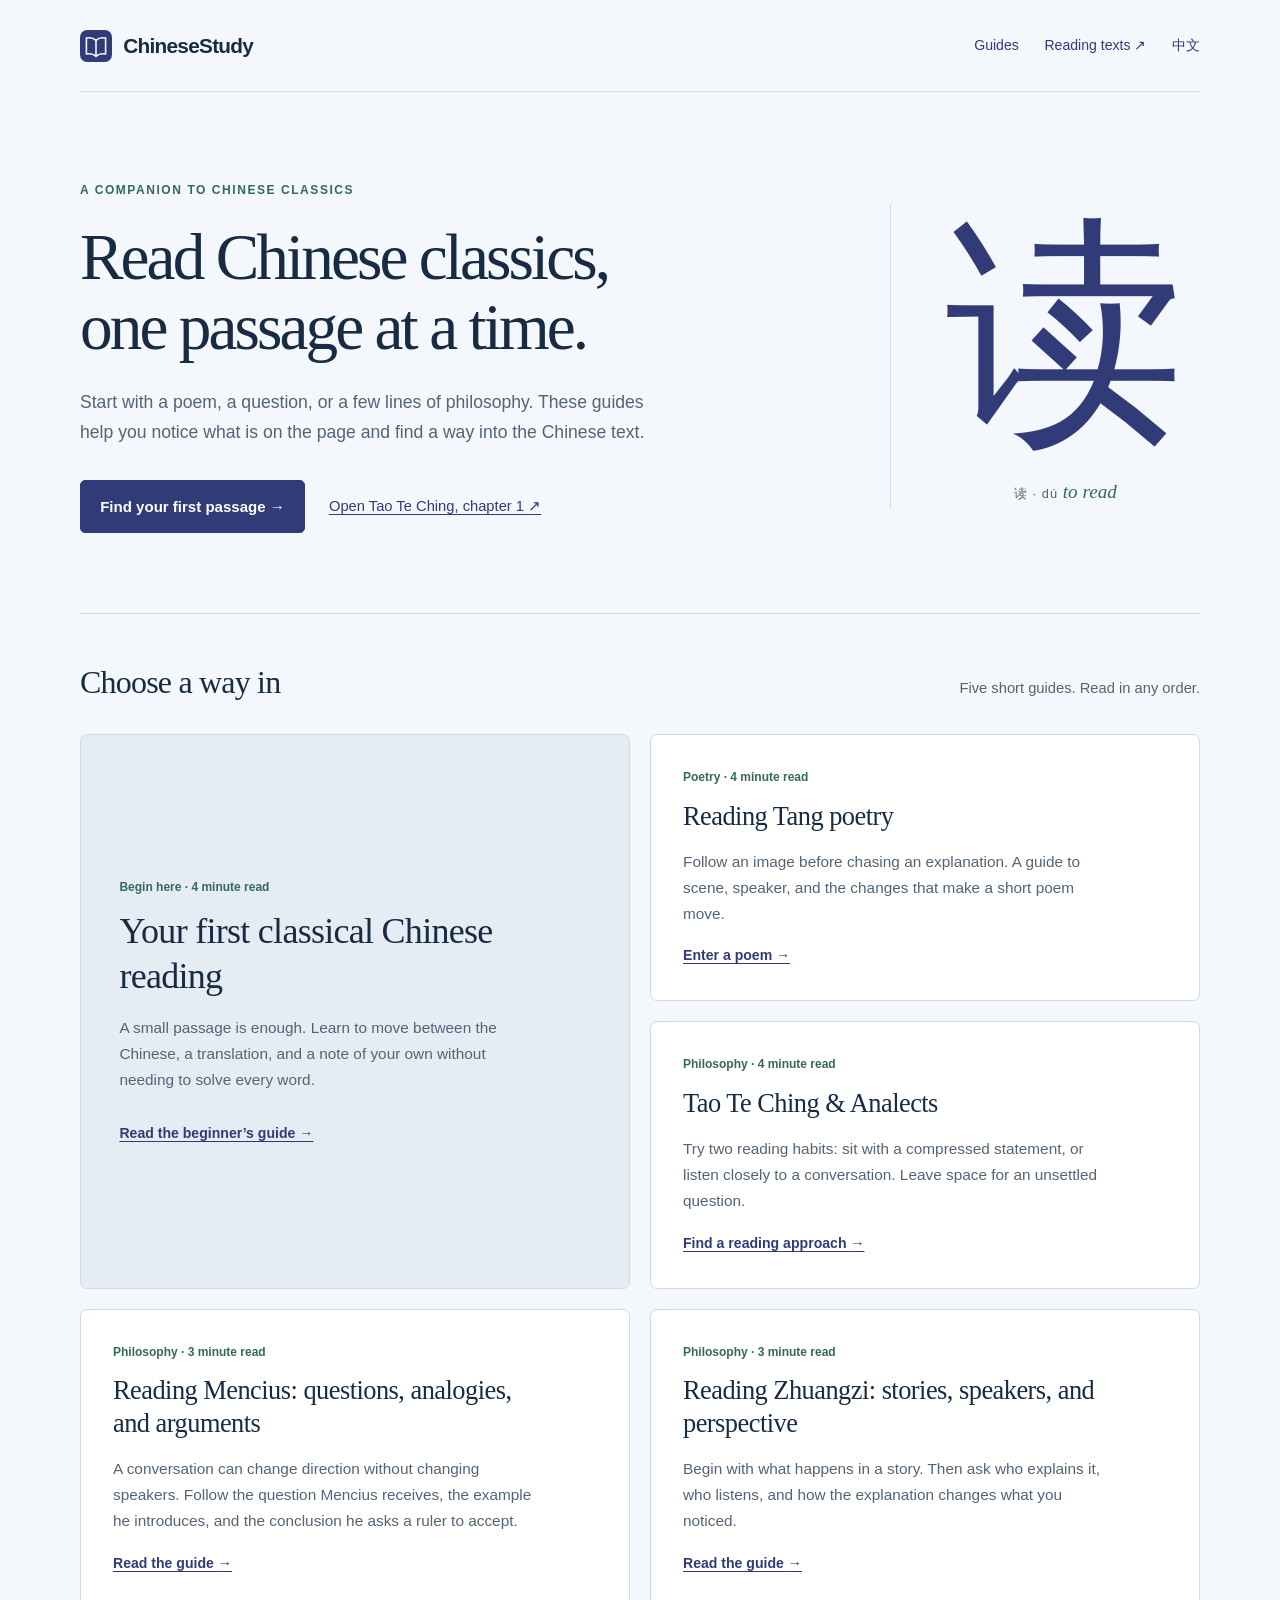
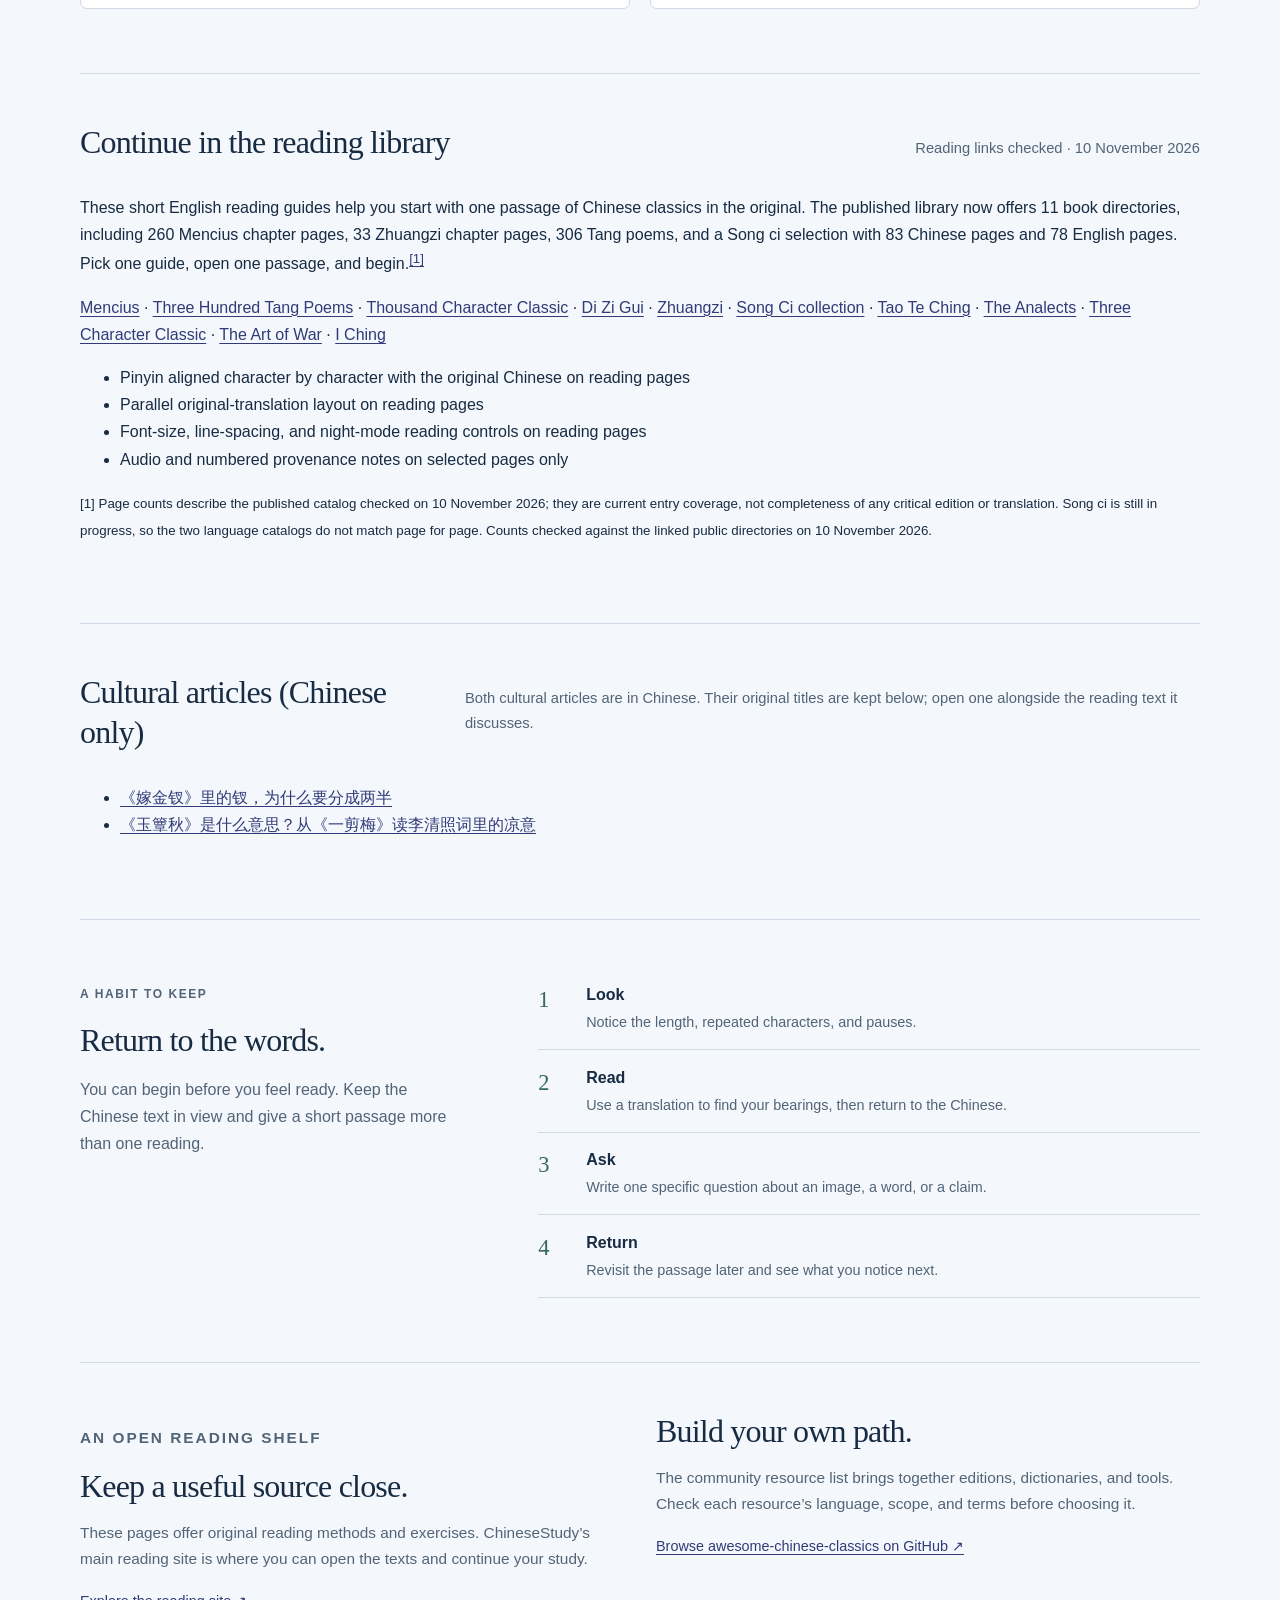
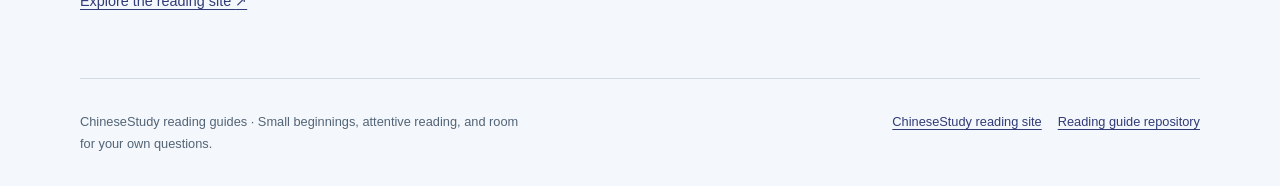
<file: index.html>
<!doctype html>
<html lang="en"><head><meta charset="utf-8"><meta name="viewport" content="width=device-width, initial-scale=1">
<title>ChineseStudy reading guides | Begin with Chinese classics</title><meta name="description" content="Read Chinese classics with original guides to Tang poetry, the Tao Te Ching, the Analects, Mencius, and Zhuangzi. Find passages with pinyin and translation.">
<link rel="canonical" href="https://chinesestudyorg.github.io/"><link rel="alternate" hreflang="en" href="https://chinesestudyorg.github.io/"><link rel="alternate" hreflang="zh-Hans" href="https://chinesestudyorg.github.io/zh/"><link rel="alternate" hreflang="x-default" href="https://chinesestudyorg.github.io/">
<meta property="og:type" content="website"><meta property="og:title" content="ChineseStudy reading guides | Begin with Chinese classics"><meta property="og:description" content="Read Chinese classics with original guides to Tang poetry, the Tao Te Ching, the Analects, Mencius, and Zhuangzi. Find passages with pinyin and translation."><meta property="og:url" content="https://chinesestudyorg.github.io/"><meta property="og:site_name" content="ChineseStudy reading guides"><meta property="og:locale" content="en_US">
<meta property="og:image" content="https://chinesestudyorg.github.io/assets/social-card.png"><meta property="og:image:width" content="1200"><meta property="og:image:height" content="630"><meta property="og:image:alt" content="ChineseStudy reading guides: Read Chinese classics, one passage at a time."><meta name="twitter:card" content="summary_large_image"><meta name="twitter:image" content="https://chinesestudyorg.github.io/assets/social-card.png"><meta name="theme-color" content="#303b78"><link rel="icon" href="/assets/favicon.svg" type="image/svg+xml"><link rel="stylesheet" href="/assets/style.css">
<script type="application/ld+json">{"@context": "https://schema.org", "@type": "WebPage", "name": "ChineseStudy reading guides | Begin with Chinese classics", "description": "Read Chinese classics with original guides to Tang poetry, the Tao Te Ching, the Analects, Mencius, and Zhuangzi. Find passages with pinyin and translation.", "url": "https://chinesestudyorg.github.io/", "inLanguage": "en", "isPartOf": {"@type": "WebSite", "name": "ChineseStudy reading guides", "url": "https://chinesestudyorg.github.io/"}, "dateModified": "2026-11-10"}</script></head><body><a class="skip" href="#main">Skip to content</a><div class="wrap"><header class="site-header"><a class="brand" href="/"><img class="brand-mark" src="/assets/favicon.svg" alt="" width="32" height="32">ChineseStudy</a><nav class="nav" aria-label="Main navigation"><a href="#guides">Guides</a><a href="https://chinesestudy.org/">Reading texts <span aria-hidden="true">↗</span></a><a href="/zh/" lang="zh-Hans">中文</a></nav></header>
<main id="main"><section class="hero" aria-labelledby="home-title"><div><p class="eyebrow">A companion to Chinese classics</p><h1 id="home-title">Read Chinese classics,<br>one passage at a time.</h1><p class="hero-intro">Start with a poem, a question, or a few lines of philosophy. These guides help you notice what is on the page and find a way into the Chinese text.</p><div class="hero-actions"><a class="button" href="/guides/first-classical-chinese-reading/">Find your first passage <span aria-hidden="true">&nbsp;→</span></a><a class="text-link" href="https://chinesestudy.org/en/books/dao-de-jing/01/?utm_source=github_pages&amp;utm_medium=referral&amp;utm_campaign=reading_guides&amp;utm_content=home">Open Tao Te Ching, chapter 1 <span aria-hidden="true">↗</span></a></div></div><figure class="reading-glyph"><span class="han" lang="zh-Hans" aria-hidden="true">读</span><figcaption><span lang="zh-Hans">读</span> · dú <span class="gloss">to read</span></figcaption></figure></section>
<section class="section" id="guides" aria-labelledby="guides-title"><div class="section-heading"><h2 id="guides-title">Choose a way in</h2><p>Five short guides. Read in any order.</p></div><div class="guide-list"><article class="guide-card first"><p class="category">Begin here · 4 minute read</p><h3>Your first classical Chinese reading</h3><p>A small passage is enough. Learn to move between the Chinese, a translation, and a note of your own without needing to solve every word.</p><a class="card-link" href="/guides/first-classical-chinese-reading/">Read the beginner’s guide <span aria-hidden="true">→</span></a></article><article class="guide-card"><p class="category">Poetry · 4 minute read</p><h3>Reading Tang poetry</h3><p>Follow an image before chasing an explanation. A guide to scene, speaker, and the changes that make a short poem move.</p><a class="card-link" href="/guides/reading-tang-poetry/">Enter a poem <span aria-hidden="true">→</span></a></article><article class="guide-card"><p class="category">Philosophy · 4 minute read</p><h3>Tao Te Ching &amp; Analects</h3><p>Try two reading habits: sit with a compressed statement, or listen closely to a conversation. Leave space for an unsettled question.</p><a class="card-link" href="/guides/tao-te-ching-and-analects/">Find a reading approach <span aria-hidden="true">→</span></a></article><article class="guide-card"><p class="category">Philosophy · 3 minute read</p><h3>Reading Mencius: questions, analogies, and arguments</h3><p>A conversation can change direction without changing speakers. Follow the question Mencius receives, the example he introduces, and the conclusion he asks a ruler to accept.</p><a class="card-link" href="/guides/reading-mencius/">Read the guide <span aria-hidden="true">→</span></a></article><article class="guide-card"><p class="category">Philosophy · 3 minute read</p><h3>Reading Zhuangzi: stories, speakers, and perspective</h3><p>Begin with what happens in a story. Then ask who explains it, who listens, and how the explanation changes what you noticed.</p><a class="card-link" href="/guides/reading-zhuangzi/">Read the guide <span aria-hidden="true">→</span></a></article></div></section><section class="section" aria-labelledby="library-title"><div class="section-heading"><h2 id="library-title">Continue in the reading library</h2><p>Reading links checked · 10 November 2026</p></div><p>These short English reading guides help you start with one passage of Chinese classics in the original. The published library now offers 11 book directories, including 260 Mencius chapter pages, 33 Zhuangzi chapter pages, 306 Tang poems, and a Song ci selection with 83 Chinese pages and 78 English pages. Pick one guide, open one passage, and begin.<sup><a href="#coverage-note">[1]</a></sup></p><p><a href="https://chinesestudy.org/en/books/mengzi/">Mencius</a> · <a href="https://chinesestudy.org/en/books/tangshi-sanbai/">Three Hundred Tang Poems</a> · <a href="https://chinesestudy.org/en/books/qianziwen/">Thousand Character Classic</a> · <a href="https://chinesestudy.org/en/books/dizigui/">Di Zi Gui</a> · <a href="https://chinesestudy.org/en/books/zhuangzi/">Zhuangzi</a> · <a href="https://chinesestudy.org/en/books/songci-sanbai/">Song Ci collection</a> · <a href="https://chinesestudy.org/en/books/dao-de-jing/">Tao Te Ching</a> · <a href="https://chinesestudy.org/en/books/lunyu/">The Analects</a> · <a href="https://chinesestudy.org/en/books/san-zi-jing/">Three Character Classic</a> · <a href="https://chinesestudy.org/en/books/sunzi-bingfa/">The Art of War</a> · <a href="https://chinesestudy.org/en/books/zhouyi/">I Ching</a></p><ul><li>Pinyin aligned character by character with the original Chinese on reading pages</li><li>Parallel original-translation layout on reading pages</li><li>Font-size, line-spacing, and night-mode reading controls on reading pages</li><li>Audio and numbered provenance notes on selected pages only</li></ul><p id="coverage-note" class="scope-note"><small>[1] Page counts describe the published catalog checked on 10 November 2026; they are current entry coverage, not completeness of any critical edition or translation. Song ci is still in progress, so the two language catalogs do not match page for page. Counts checked against the linked public directories on 10 November 2026.</small></p></section><section class="section" aria-labelledby="articles-title"><div class="section-heading"><h2 id="articles-title">Cultural articles (Chinese only)</h2><p>Both cultural articles are in Chinese. Their original titles are kept below; open one alongside the reading text it discusses.</p></div><ul><li><a href="https://chinesestudy.org/zh-hans/articles/jia-jin-chai-chang-hen-ge/" lang="zh-Hans">《嫁金钗》里的钗，为什么要分成两半</a></li><li><a href="https://chinesestudy.org/zh-hans/articles/yu-dian-qiu-li-qingzhao/" lang="zh-Hans">《玉簟秋》是什么意思？从《一剪梅》读李清照词里的凉意</a></li></ul></section><section class="section approach" aria-labelledby="approach-title"><div><p class="eyebrow">A habit to keep</p><h2 class="small-heading" id="approach-title">Return to the words.</h2><p>You can begin before you feel ready. Keep the Chinese text in view and give a short passage more than one reading.</p></div><ol class="reading-steps"><li><div><strong>Look</strong><span>Notice the length, repeated characters, and pauses.</span></div></li><li><div><strong>Read</strong><span>Use a translation to find your bearings, then return to the Chinese.</span></div></li><li><div><strong>Ask</strong><span>Write one specific question about an image, a word, or a claim.</span></div></li><li><div><strong>Return</strong><span>Revisit the passage later and see what you notice next.</span></div></li></ol></section>
<section class="section open-shelf" aria-labelledby="shelf-title"><div><p class="eyebrow">An open reading shelf</p><h2 class="small-heading" id="shelf-title">Keep a useful source close.</h2><p>These pages offer original reading methods and exercises. ChineseStudy’s main reading site is where you can open the texts and continue your study.</p><a href="https://chinesestudy.org/">Explore the reading site <span aria-hidden="true">↗</span></a></div><div><h3 class="small-heading">Build your own path.</h3><p>The community resource list brings together editions, dictionaries, and tools. Check each resource’s language, scope, and terms before choosing it.</p><a href="https://github.com/chinesestudyorg/awesome-chinese-classics">Browse awesome-chinese-classics on GitHub <span aria-hidden="true">↗</span></a></div></section></main><footer class="site-footer"><p>ChineseStudy reading guides · Small beginnings, attentive reading, and room for your own questions.</p><div class="footer-links"><a href="https://chinesestudy.org/">ChineseStudy reading site</a><a href="https://github.com/chinesestudyorg/chinesestudy-guide">Reading guide repository</a></div></footer></div></body></html>
</file>
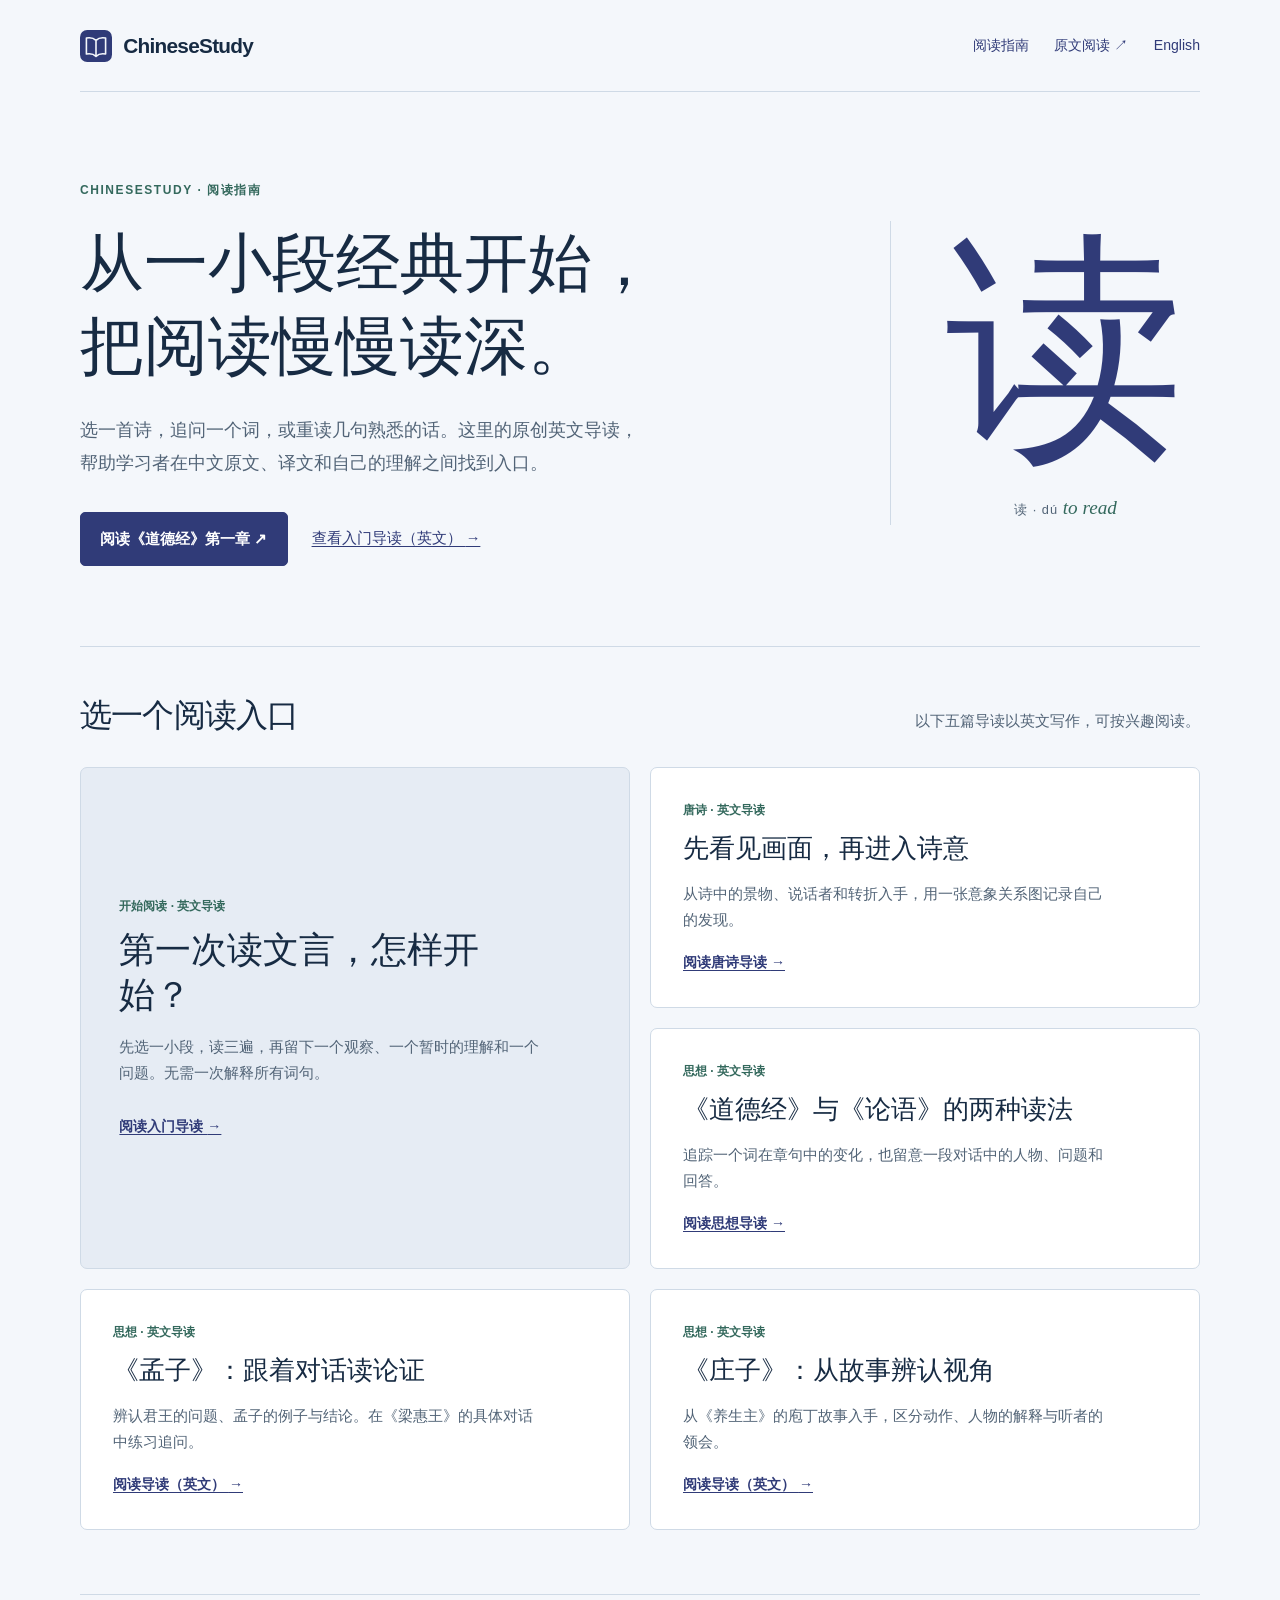
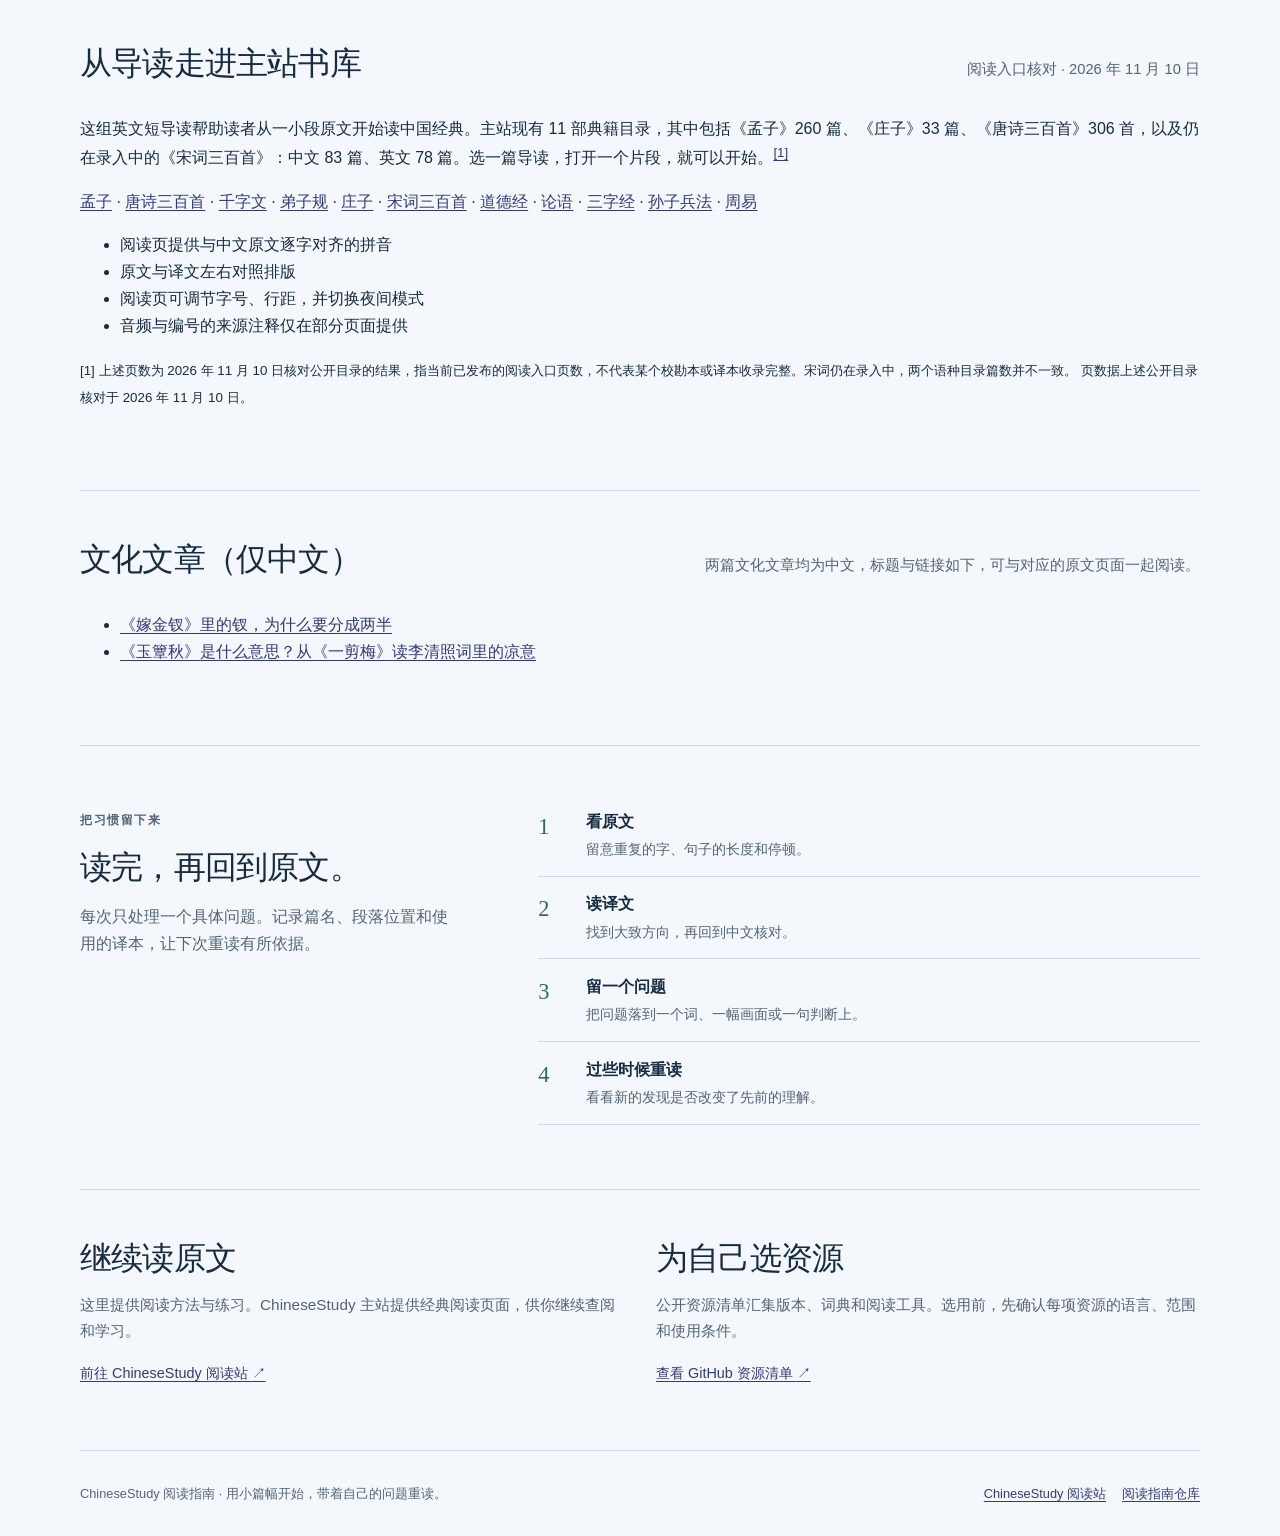
<file: zh/index.html>
<!doctype html>
<html lang="zh-Hans"><head><meta charset="utf-8"><meta name="viewport" content="width=device-width, initial-scale=1">
<title>ChineseStudy 阅读指南 | 从一小段经典开始</title><meta name="description" content="从唐诗、《道德经》《论语》《孟子》和《庄子》开始。原创英文导读与阅读练习，连接中文原文、拼音、译文和具体篇章。">
<link rel="canonical" href="https://chinesestudyorg.github.io/zh/"><link rel="alternate" hreflang="en" href="https://chinesestudyorg.github.io/"><link rel="alternate" hreflang="zh-Hans" href="https://chinesestudyorg.github.io/zh/"><link rel="alternate" hreflang="x-default" href="https://chinesestudyorg.github.io/">
<meta property="og:type" content="website"><meta property="og:title" content="ChineseStudy 阅读指南 | 从一小段经典开始"><meta property="og:description" content="从唐诗、《道德经》《论语》《孟子》和《庄子》开始。原创英文导读与阅读练习，连接中文原文、拼音、译文和具体篇章。"><meta property="og:url" content="https://chinesestudyorg.github.io/zh/"><meta property="og:site_name" content="ChineseStudy reading guides"><meta property="og:locale" content="zh_CN">
<meta property="og:image" content="https://chinesestudyorg.github.io/assets/social-card.png"><meta property="og:image:width" content="1200"><meta property="og:image:height" content="630"><meta property="og:image:alt" content="ChineseStudy reading guides: Read Chinese classics, one passage at a time."><meta name="twitter:card" content="summary_large_image"><meta name="twitter:image" content="https://chinesestudyorg.github.io/assets/social-card.png"><meta name="theme-color" content="#303b78"><link rel="icon" href="/assets/favicon.svg" type="image/svg+xml"><link rel="stylesheet" href="/assets/style.css">
<script type="application/ld+json">{"@context": "https://schema.org", "@type": "WebPage", "name": "ChineseStudy 阅读指南 | 从一小段经典开始", "description": "从唐诗、《道德经》《论语》《孟子》和《庄子》开始。原创英文导读与阅读练习，连接中文原文、拼音、译文和具体篇章。", "url": "https://chinesestudyorg.github.io/zh/", "inLanguage": "zh-Hans", "isPartOf": {"@type": "WebSite", "name": "ChineseStudy reading guides", "url": "https://chinesestudyorg.github.io/"}, "dateModified": "2026-11-10"}</script></head><body class="zh"><a class="skip" href="#main">跳转到正文</a><div class="wrap"><header class="site-header"><a class="brand" href="/zh/"><img class="brand-mark" src="/assets/favicon.svg" alt="" width="32" height="32">ChineseStudy</a><nav class="nav" aria-label="主导航"><a href="#guides">阅读指南</a><a href="https://chinesestudy.org/">原文阅读 <span aria-hidden="true">↗</span></a><a href="/" lang="en">English</a></nav></header><main id="main"><section class="hero" aria-labelledby="home-title"><div><p class="eyebrow">ChineseStudy · 阅读指南</p><h1 id="home-title">从一小段经典开始，<br>把阅读慢慢读深。</h1><p class="hero-intro">选一首诗，追问一个词，或重读几句熟悉的话。这里的原创英文导读，帮助学习者在中文原文、译文和自己的理解之间找到入口。</p><div class="hero-actions"><a class="button" href="https://chinesestudy.org/zh-hans/books/dao-de-jing/01/?utm_source=github_pages&amp;utm_medium=referral&amp;utm_campaign=reading_guides&amp;utm_content=zh-home">阅读《道德经》第一章 <span aria-hidden="true">&nbsp;↗</span></a><a class="text-link" href="/guides/first-classical-chinese-reading/">查看入门导读（英文） <span aria-hidden="true">→</span></a></div></div><figure class="reading-glyph"><span class="han" aria-hidden="true">读</span><figcaption>读 · dú <span class="gloss" lang="en">to read</span></figcaption></figure></section><section class="section" id="guides" aria-labelledby="guides-title"><div class="section-heading"><h2 id="guides-title">选一个阅读入口</h2><p>以下五篇导读以英文写作，可按兴趣阅读。</p></div><div class="guide-list"><article class="guide-card first"><p class="category">开始阅读 · 英文导读</p><h3>第一次读文言，怎样开始？</h3><p>先选一小段，读三遍，再留下一个观察、一个暂时的理解和一个问题。无需一次解释所有词句。</p><a class="card-link" href="/guides/first-classical-chinese-reading/">阅读入门导读 <span aria-hidden="true">→</span></a></article><article class="guide-card"><p class="category">唐诗 · 英文导读</p><h3>先看见画面，再进入诗意</h3><p>从诗中的景物、说话者和转折入手，用一张意象关系图记录自己的发现。</p><a class="card-link" href="/guides/reading-tang-poetry/">阅读唐诗导读 <span aria-hidden="true">→</span></a></article><article class="guide-card"><p class="category">思想 · 英文导读</p><h3>《道德经》与《论语》的两种读法</h3><p>追踪一个词在章句中的变化，也留意一段对话中的人物、问题和回答。</p><a class="card-link" href="/guides/tao-te-ching-and-analects/">阅读思想导读 <span aria-hidden="true">→</span></a></article><article class="guide-card"><p class="category">思想 · 英文导读</p><h3>《孟子》：跟着对话读论证</h3><p>辨认君王的问题、孟子的例子与结论。在《梁惠王》的具体对话中练习追问。</p><a class="card-link" href="/guides/reading-mencius/">阅读导读（英文） <span aria-hidden="true">→</span></a></article><article class="guide-card"><p class="category">思想 · 英文导读</p><h3>《庄子》：从故事辨认视角</h3><p>从《养生主》的庖丁故事入手，区分动作、人物的解释与听者的领会。</p><a class="card-link" href="/guides/reading-zhuangzi/">阅读导读（英文） <span aria-hidden="true">→</span></a></article></div></section><section class="section" aria-labelledby="library-title"><div class="section-heading"><h2 id="library-title">从导读走进主站书库</h2><p>阅读入口核对 · 2026 年 11 月 10 日</p></div><p>这组英文短导读帮助读者从一小段原文开始读中国经典。主站现有 11 部典籍目录，其中包括《孟子》260 篇、《庄子》33 篇、《唐诗三百首》306 首，以及仍在录入中的《宋词三百首》：中文 83 篇、英文 78 篇。选一篇导读，打开一个片段，就可以开始。<sup><a href="#coverage-note">[1]</a></sup></p><p><a href="https://chinesestudy.org/zh-hans/books/mengzi/">孟子</a> · <a href="https://chinesestudy.org/zh-hans/books/tangshi-sanbai/">唐诗三百首</a> · <a href="https://chinesestudy.org/zh-hans/books/qianziwen/">千字文</a> · <a href="https://chinesestudy.org/zh-hans/books/dizigui/">弟子规</a> · <a href="https://chinesestudy.org/zh-hans/books/zhuangzi/">庄子</a> · <a href="https://chinesestudy.org/zh-hans/books/songci-sanbai/">宋词三百首</a> · <a href="https://chinesestudy.org/zh-hans/books/dao-de-jing/">道德经</a> · <a href="https://chinesestudy.org/zh-hans/books/lunyu/">论语</a> · <a href="https://chinesestudy.org/zh-hans/books/san-zi-jing/">三字经</a> · <a href="https://chinesestudy.org/zh-hans/books/sunzi-bingfa/">孙子兵法</a> · <a href="https://chinesestudy.org/zh-hans/books/zhouyi/">周易</a></p><ul><li>阅读页提供与中文原文逐字对齐的拼音</li><li>原文与译文左右对照排版</li><li>阅读页可调节字号、行距，并切换夜间模式</li><li>音频与编号的来源注释仅在部分页面提供</li></ul><p id="coverage-note" class="scope-note"><small>[1] 上述页数为 2026 年 11 月 10 日核对公开目录的结果，指当前已发布的阅读入口页数，不代表某个校勘本或译本收录完整。宋词仍在录入中，两个语种目录篇数并不一致。 页数据上述公开目录核对于 2026 年 11 月 10 日。</small></p></section><section class="section" aria-labelledby="articles-title"><div class="section-heading"><h2 id="articles-title">文化文章（仅中文）</h2><p>两篇文化文章均为中文，标题与链接如下，可与对应的原文页面一起阅读。</p></div><ul><li><a href="https://chinesestudy.org/zh-hans/articles/jia-jin-chai-chang-hen-ge/">《嫁金钗》里的钗，为什么要分成两半</a></li><li><a href="https://chinesestudy.org/zh-hans/articles/yu-dian-qiu-li-qingzhao/">《玉簟秋》是什么意思？从《一剪梅》读李清照词里的凉意</a></li></ul></section><section class="section approach" aria-labelledby="approach-title"><div><p class="eyebrow">把习惯留下来</p><h2 class="small-heading" id="approach-title">读完，再回到原文。</h2><p>每次只处理一个具体问题。记录篇名、段落位置和使用的译本，让下次重读有所依据。</p></div><ol class="reading-steps"><li><div><strong>看原文</strong><span>留意重复的字、句子的长度和停顿。</span></div></li><li><div><strong>读译文</strong><span>找到大致方向，再回到中文核对。</span></div></li><li><div><strong>留一个问题</strong><span>把问题落到一个词、一幅画面或一句判断上。</span></div></li><li><div><strong>过些时候重读</strong><span>看看新的发现是否改变了先前的理解。</span></div></li></ol></section><section class="section open-shelf" aria-labelledby="shelf-title"><div><h2 class="small-heading" id="shelf-title">继续读原文</h2><p>这里提供阅读方法与练习。ChineseStudy 主站提供经典阅读页面，供你继续查阅和学习。</p><a href="https://chinesestudy.org/">前往 ChineseStudy 阅读站 <span aria-hidden="true">↗</span></a></div><div><h3 class="small-heading">为自己选资源</h3><p>公开资源清单汇集版本、词典和阅读工具。选用前，先确认每项资源的语言、范围和使用条件。</p><a href="https://github.com/chinesestudyorg/awesome-chinese-classics">查看 GitHub 资源清单 <span aria-hidden="true">↗</span></a></div></section></main><footer class="site-footer"><p>ChineseStudy 阅读指南 · 用小篇幅开始，带着自己的问题重读。</p><div class="footer-links"><a href="https://chinesestudy.org/">ChineseStudy 阅读站</a><a href="https://github.com/chinesestudyorg/chinesestudy-guide">阅读指南仓库</a></div></footer></div></body></html>
</file>
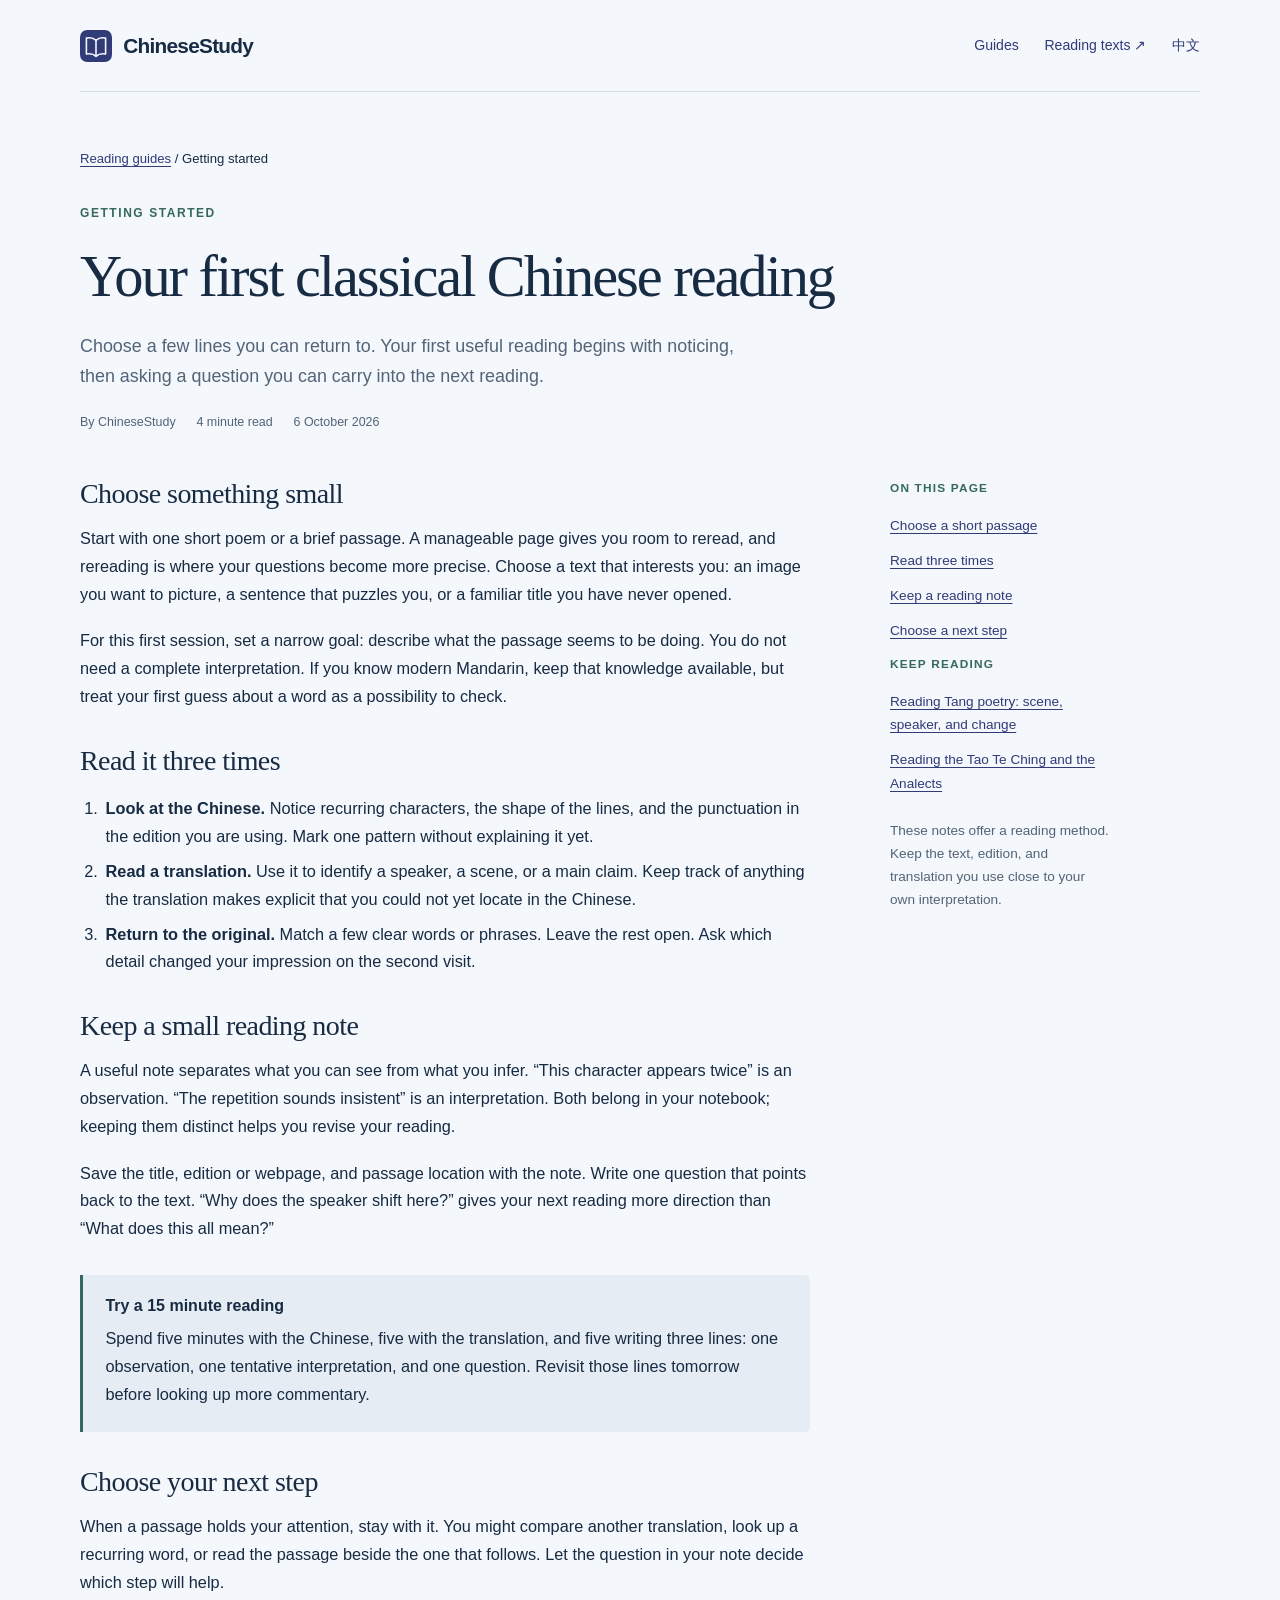
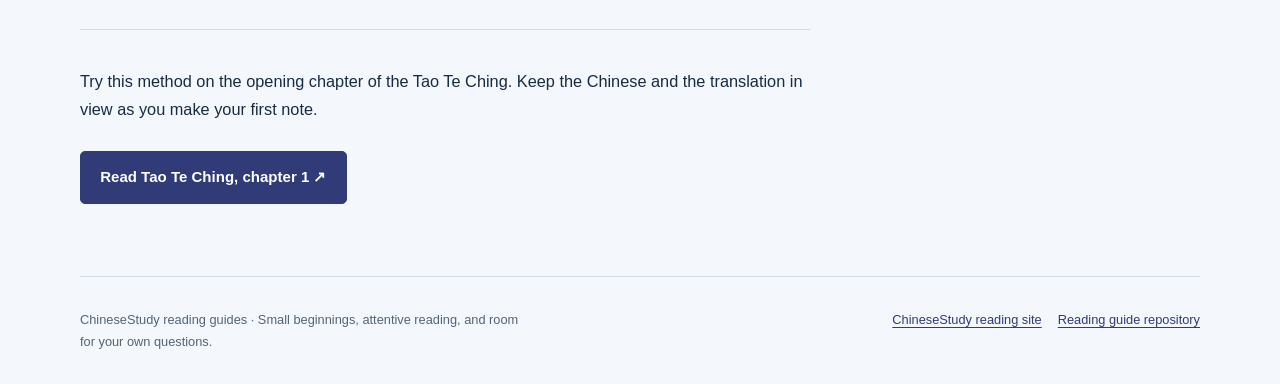
<file: guides/first-classical-chinese-reading/index.html>
<!doctype html>
<html lang="en"><head><meta charset="utf-8"><meta name="viewport" content="width=device-width, initial-scale=1">
<title>Your first classical Chinese reading | ChineseStudy</title><meta name="description" content="A practical first-reading method for classical Chinese: choose a short passage, compare the text and a translation, and keep a focused reading note.">
<link rel="canonical" href="https://chinesestudyorg.github.io/guides/first-classical-chinese-reading/">
<meta property="og:type" content="article"><meta property="og:title" content="Your first classical Chinese reading | ChineseStudy"><meta property="og:description" content="A practical first-reading method for classical Chinese: choose a short passage, compare the text and a translation, and keep a focused reading note."><meta property="og:url" content="https://chinesestudyorg.github.io/guides/first-classical-chinese-reading/"><meta property="og:site_name" content="ChineseStudy reading guides"><meta property="og:locale" content="en_US">
<meta property="og:image" content="https://chinesestudyorg.github.io/assets/social-card.png"><meta property="og:image:width" content="1200"><meta property="og:image:height" content="630"><meta property="og:image:alt" content="ChineseStudy reading guides: Read Chinese classics, one passage at a time."><meta name="twitter:card" content="summary_large_image"><meta name="twitter:image" content="https://chinesestudyorg.github.io/assets/social-card.png"><meta name="theme-color" content="#303b78"><link rel="icon" href="/assets/favicon.svg" type="image/svg+xml"><link rel="stylesheet" href="/assets/style.css">
<script type="application/ld+json">{"@context": "https://schema.org", "@type": "Article", "name": "Your first classical Chinese reading | ChineseStudy", "description": "A practical first-reading method for classical Chinese: choose a short passage, compare the text and a translation, and keep a focused reading note.", "url": "https://chinesestudyorg.github.io/guides/first-classical-chinese-reading/", "inLanguage": "en", "isPartOf": {"@type": "WebSite", "name": "ChineseStudy reading guides", "url": "https://chinesestudyorg.github.io/"}, "headline": "Your first classical Chinese reading", "author": {"@type": "Organization", "name": "ChineseStudy", "url": "https://chinesestudy.org/"}, "datePublished": "2026-10-06", "mainEntityOfPage": "https://chinesestudyorg.github.io/guides/first-classical-chinese-reading/"}</script></head><body><a class="skip" href="#main">Skip to content</a><div class="wrap"><header class="site-header"><a class="brand" href="/"><img class="brand-mark" src="/assets/favicon.svg" alt="" width="32" height="32">ChineseStudy</a><nav class="nav" aria-label="Main navigation"><a href="/#guides">Guides</a><a href="https://chinesestudy.org/">Reading texts <span aria-hidden="true">↗</span></a><a href="/zh/" lang="zh-Hans">中文</a></nav></header><main id="main"><div class="article-top"><div class="breadcrumb"><a href="/">Reading guides</a> <span aria-hidden="true"> / </span> Getting started</div><p class="eyebrow">Getting started</p><h1>Your first classical Chinese reading</h1><p class="article-deck">Choose a few lines you can return to. Your first useful reading begins with noticing, then asking a question you can carry into the next reading.</p><div class="article-meta"><span>By ChineseStudy</span><span>4 minute read</span><time datetime="2026-10-06">6 October 2026</time></div></div><div class="article-layout"><article class="article-body" aria-label="Reading guide"><h2 id="small">Choose something small</h2><p>Start with one short poem or a brief passage. A manageable page gives you room to reread, and rereading is where your questions become more precise. Choose a text that interests you: an image you want to picture, a sentence that puzzles you, or a familiar title you have never opened.</p><p>For this first session, set a narrow goal: describe what the passage seems to be doing. You do not need a complete interpretation. If you know modern Mandarin, keep that knowledge available, but treat your first guess about a word as a possibility to check.</p><h2 id="three">Read it three times</h2><ol><li><strong>Look at the Chinese.</strong> Notice recurring characters, the shape of the lines, and the punctuation in the edition you are using. Mark one pattern without explaining it yet.</li><li><strong>Read a translation.</strong> Use it to identify a speaker, a scene, or a main claim. Keep track of anything the translation makes explicit that you could not yet locate in the Chinese.</li><li><strong>Return to the original.</strong> Match a few clear words or phrases. Leave the rest open. Ask which detail changed your impression on the second visit.</li></ol><h2 id="notes">Keep a small reading note</h2><p>A useful note separates what you can see from what you infer. “This character appears twice” is an observation. “The repetition sounds insistent” is an interpretation. Both belong in your notebook; keeping them distinct helps you revise your reading.</p><p>Save the title, edition or webpage, and passage location with the note. Write one question that points back to the text. “Why does the speaker shift here?” gives your next reading more direction than “What does this all mean?”</p><aside class="practice" aria-labelledby="exercise"><h2 id="exercise">Try a 15 minute reading</h2><p>Spend five minutes with the Chinese, five with the translation, and five writing three lines: one observation, one tentative interpretation, and one question. Revisit those lines tomorrow before looking up more commentary.</p></aside><h2 id="next">Choose your next step</h2><p>When a passage holds your attention, stay with it. You might compare another translation, look up a recurring word, or read the passage beside the one that follows. Let the question in your note decide which step will help.</p><div class="reading-next"><p>Try this method on the opening chapter of the Tao Te Ching. Keep the Chinese and the translation in view as you make your first note.</p><a class="button" href="https://chinesestudy.org/en/books/dao-de-jing/01/?utm_source=github_pages&amp;utm_medium=referral&amp;utm_campaign=reading_guides&amp;utm_content=first-classical-chinese-reading">Read Tao Te Ching, chapter 1 <span aria-hidden="true">&nbsp;↗</span></a></div></article><aside class="article-aside" aria-label="Guide navigation"><p class="aside-title">On this page</p><nav aria-label="Contents"><a href="#small">Choose a short passage</a><a href="#three">Read three times</a><a href="#notes">Keep a reading note</a><a href="#next">Choose a next step</a></nav><p class="aside-title">Keep reading</p><nav aria-label="Related guides"><a href="/guides/reading-tang-poetry/">Reading Tang poetry: scene, speaker, and change</a><a href="/guides/tao-te-ching-and-analects/">Reading the Tao Te Ching and the Analects</a></nav><p>These notes offer a reading method. Keep the text, edition, and translation you use close to your own interpretation.</p></aside></div></main><footer class="site-footer"><p>ChineseStudy reading guides · Small beginnings, attentive reading, and room for your own questions.</p><div class="footer-links"><a href="https://chinesestudy.org/">ChineseStudy reading site</a><a href="https://github.com/chinesestudyorg/chinesestudy-guide">Reading guide repository</a></div></footer></div></body></html>
</file>
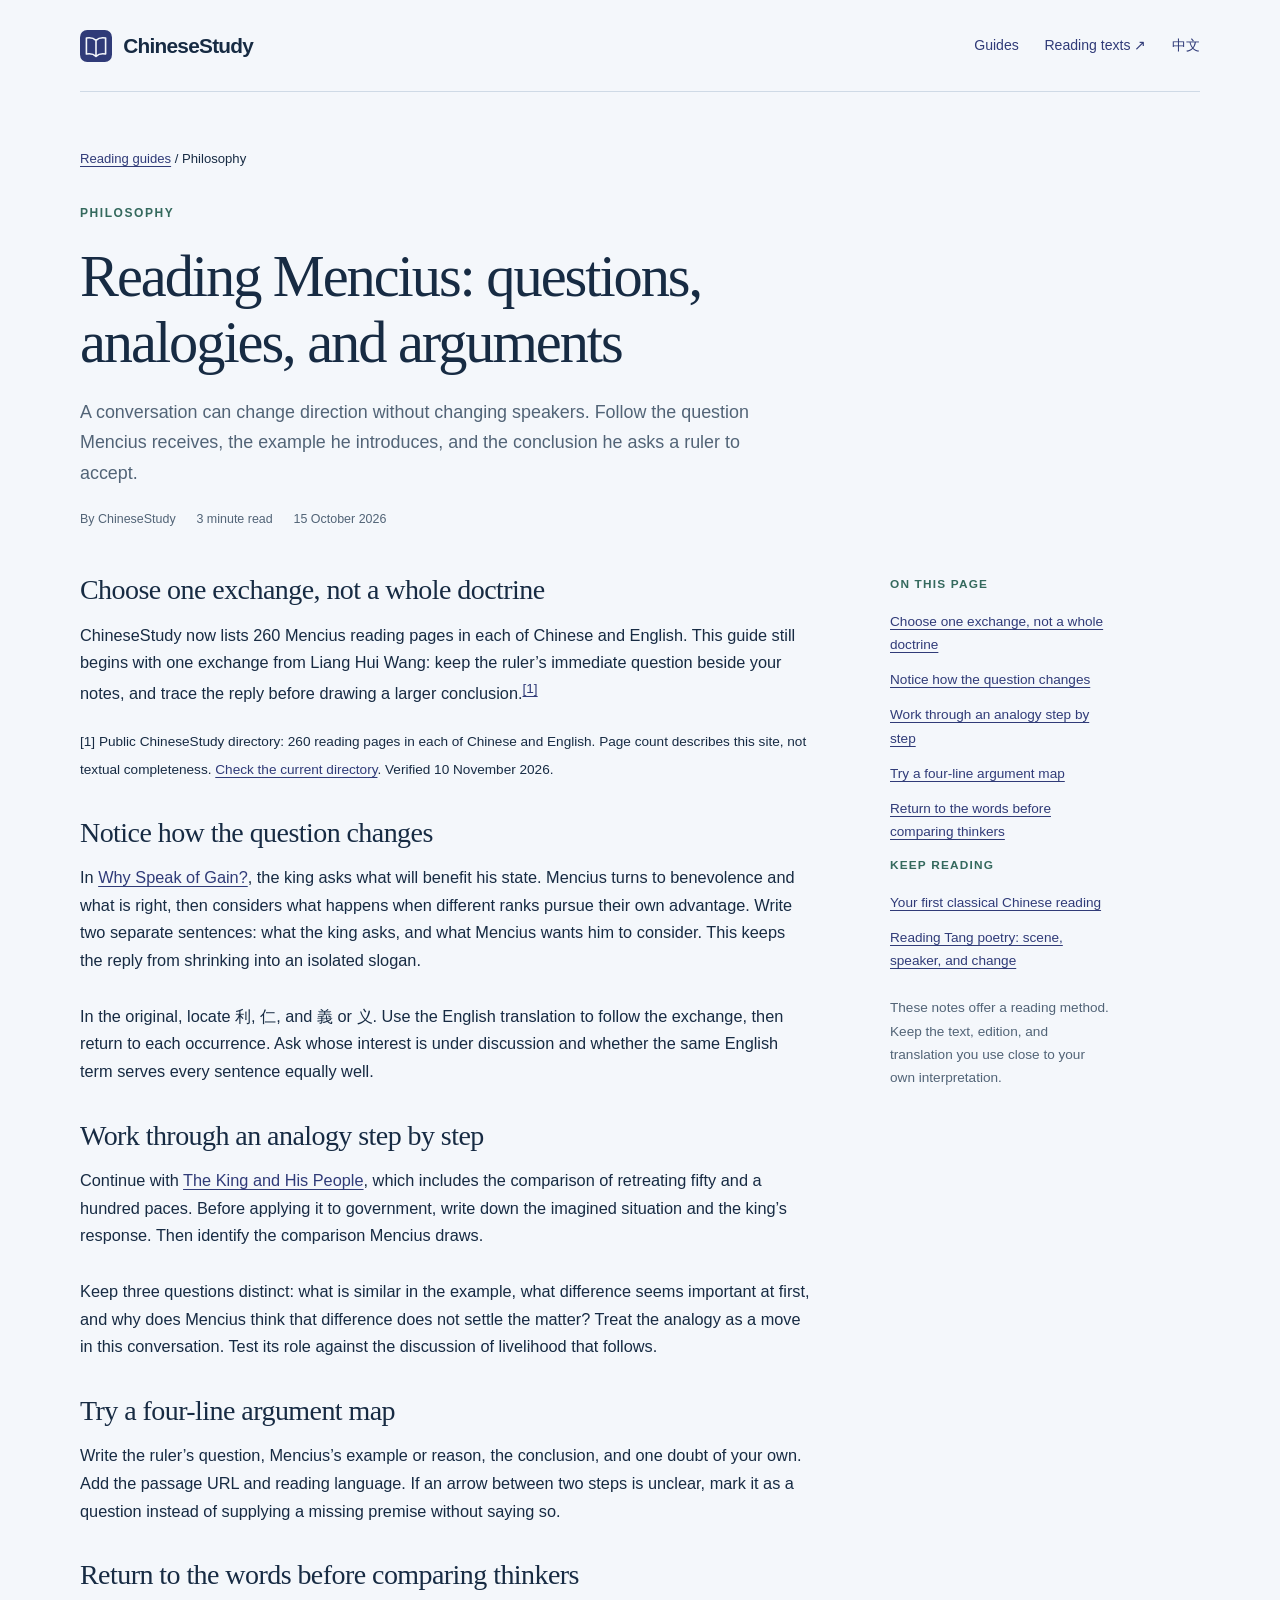
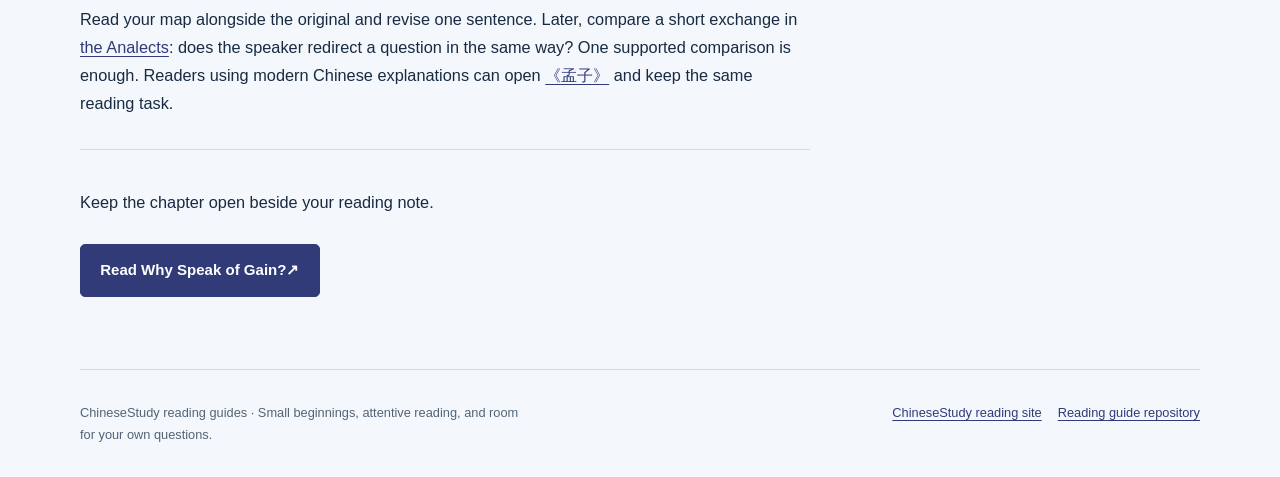
<file: guides/reading-mencius/index.html>
<!doctype html>
<html lang="en"><head><meta charset="utf-8"><meta name="viewport" content="width=device-width, initial-scale=1">
<title>Reading Mencius: questions, analogies, and arguments | ChineseStudy</title><meta name="description" content="Read Mencius in Chinese and English: follow the king’s question, trace an analogy, and test a conclusion in the published Liang Hui Wang selections.">
<link rel="canonical" href="https://chinesestudyorg.github.io/guides/reading-mencius/">
<meta property="og:type" content="article"><meta property="og:title" content="Reading Mencius: questions, analogies, and arguments | ChineseStudy"><meta property="og:description" content="Read Mencius in Chinese and English: follow the king’s question, trace an analogy, and test a conclusion in the published Liang Hui Wang selections."><meta property="og:url" content="https://chinesestudyorg.github.io/guides/reading-mencius/"><meta property="og:site_name" content="ChineseStudy reading guides"><meta property="og:locale" content="en_US">
<meta property="og:image" content="https://chinesestudyorg.github.io/assets/social-card.png"><meta property="og:image:width" content="1200"><meta property="og:image:height" content="630"><meta property="og:image:alt" content="ChineseStudy reading guides: Read Chinese classics, one passage at a time."><meta name="twitter:card" content="summary_large_image"><meta name="twitter:image" content="https://chinesestudyorg.github.io/assets/social-card.png"><meta name="theme-color" content="#303b78"><link rel="icon" href="/assets/favicon.svg" type="image/svg+xml"><link rel="stylesheet" href="/assets/style.css">
<script type="application/ld+json">{"@context": "https://schema.org", "@type": "Article", "name": "Reading Mencius: questions, analogies, and arguments", "headline": "Reading Mencius: questions, analogies, and arguments", "description": "Read Mencius in Chinese and English: follow the king’s question, trace an analogy, and test a conclusion in the published Liang Hui Wang selections.", "url": "https://chinesestudyorg.github.io/guides/reading-mencius/", "inLanguage": "en", "isPartOf": {"@type": "WebSite", "name": "ChineseStudy reading guides", "url": "https://chinesestudyorg.github.io/"}, "author": {"@type": "Organization", "name": "ChineseStudy", "url": "https://chinesestudy.org/"}, "datePublished": "2026-10-15", "dateModified": "2026-11-10", "mainEntityOfPage": "https://chinesestudyorg.github.io/guides/reading-mencius/"}</script></head><body><a class="skip" href="#main">Skip to content</a><div class="wrap"><header class="site-header"><a class="brand" href="/"><img class="brand-mark" src="/assets/favicon.svg" alt="" width="32" height="32">ChineseStudy</a><nav class="nav" aria-label="Main navigation"><a href="/#guides">Guides</a><a href="https://chinesestudy.org/">Reading texts <span aria-hidden="true">↗</span></a><a href="/zh/" lang="zh-Hans">中文</a></nav></header><main id="main"><div class="article-top"><div class="breadcrumb"><a href="/">Reading guides</a> <span aria-hidden="true"> / </span> Philosophy</div><p class="eyebrow">Philosophy</p><h1>Reading Mencius: questions, analogies, and arguments</h1><p class="article-deck">A conversation can change direction without changing speakers. Follow the question Mencius receives, the example he introduces, and the conclusion he asks a ruler to accept.</p><div class="article-meta"><span>By ChineseStudy</span><span>3 minute read</span><time datetime="2026-10-15">15 October 2026</time></div></div><div class="article-layout"><article class="article-body" aria-label="Reading guide"><h2 id="scope">Choose one exchange, not a whole doctrine</h2><p>ChineseStudy now lists 260 Mencius reading pages in each of Chinese and English. This guide still begins with one exchange from Liang Hui Wang: keep the ruler’s immediate question beside your notes, and trace the reply before drawing a larger conclusion.<sup><a href="#scope-checked-note">[1]</a></sup></p><p id="scope-checked-note" class="scope-note"><small>[1] Public ChineseStudy directory: 260 reading pages in each of Chinese and English. Page count describes this site, not textual completeness. <a href="https://chinesestudy.org/en/books/mengzi/">Check the current directory</a>. Verified 10 November 2026.</small></p><h2 id="question">Notice how the question changes</h2><p>In <a href="https://chinesestudy.org/en/books/mengzi/01-he-bi-yue-li/">Why Speak of Gain?</a>, the king asks what will benefit his state. Mencius turns to benevolence and what is right, then considers what happens when different ranks pursue their own advantage. Write two separate sentences: what the king asks, and what Mencius wants him to consider. This keeps the reply from shrinking into an isolated slogan.<br><br>In the original, locate 利, 仁, and 義 or 义. Use the English translation to follow the exchange, then return to each occurrence. Ask whose interest is under discussion and whether the same English term serves every sentence equally well.</p><h2 id="analogy">Work through an analogy step by step</h2><p>Continue with <a href="https://chinesestudy.org/en/books/mengzi/03-gua-ren-zhi-yu-guo/">The King and His People</a>, which includes the comparison of retreating fifty and a hundred paces. Before applying it to government, write down the imagined situation and the king’s response. Then identify the comparison Mencius draws.<br><br>Keep three questions distinct: what is similar in the example, what difference seems important at first, and why does Mencius think that difference does not settle the matter? Treat the analogy as a move in this conversation. Test its role against the discussion of livelihood that follows.</p><h2 id="practice">Try a four-line argument map</h2><p>Write the ruler’s question, Mencius’s example or reason, the conclusion, and one doubt of your own. Add the passage URL and reading language. If an arrow between two steps is unclear, mark it as a question instead of supplying a missing premise without saying so.</p><h2 id="continue">Return to the words before comparing thinkers</h2><p>Read your map alongside the original and revise one sentence. Later, compare a short exchange in <a href="https://chinesestudy.org/en/books/lunyu/">the Analects</a>: does the speaker redirect a question in the same way? One supported comparison is enough. Readers using modern Chinese explanations can open <a href="https://chinesestudy.org/zh-hans/books/mengzi/">《孟子》</a> and keep the same reading task.</p><div class="reading-next"><p>Keep the chapter open beside your reading note.</p><a class="button" href="https://chinesestudy.org/en/books/mengzi/01-he-bi-yue-li/?utm_source=github_pages&amp;utm_medium=referral&amp;utm_campaign=reading_guides&amp;utm_content=reading-mencius">Read Why Speak of Gain? <span aria-hidden="true">↗</span></a></div></article><aside class="article-aside" aria-label="Guide navigation"><p class="aside-title">On this page</p><nav aria-label="Contents"><a href="#scope">Choose one exchange, not a whole doctrine</a><a href="#question">Notice how the question changes</a><a href="#analogy">Work through an analogy step by step</a><a href="#practice">Try a four-line argument map</a><a href="#continue">Return to the words before comparing thinkers</a></nav><p class="aside-title">Keep reading</p><nav aria-label="Related guides"><a href="/guides/first-classical-chinese-reading/">Your first classical Chinese reading</a><a href="/guides/reading-tang-poetry/">Reading Tang poetry: scene, speaker, and change</a></nav><p>These notes offer a reading method. Keep the text, edition, and translation you use close to your own interpretation.</p></aside></div></main><footer class="site-footer"><p>ChineseStudy reading guides · Small beginnings, attentive reading, and room for your own questions.</p><div class="footer-links"><a href="https://chinesestudy.org/">ChineseStudy reading site</a><a href="https://github.com/chinesestudyorg/chinesestudy-guide">Reading guide repository</a></div></footer></div></body></html>
</file>
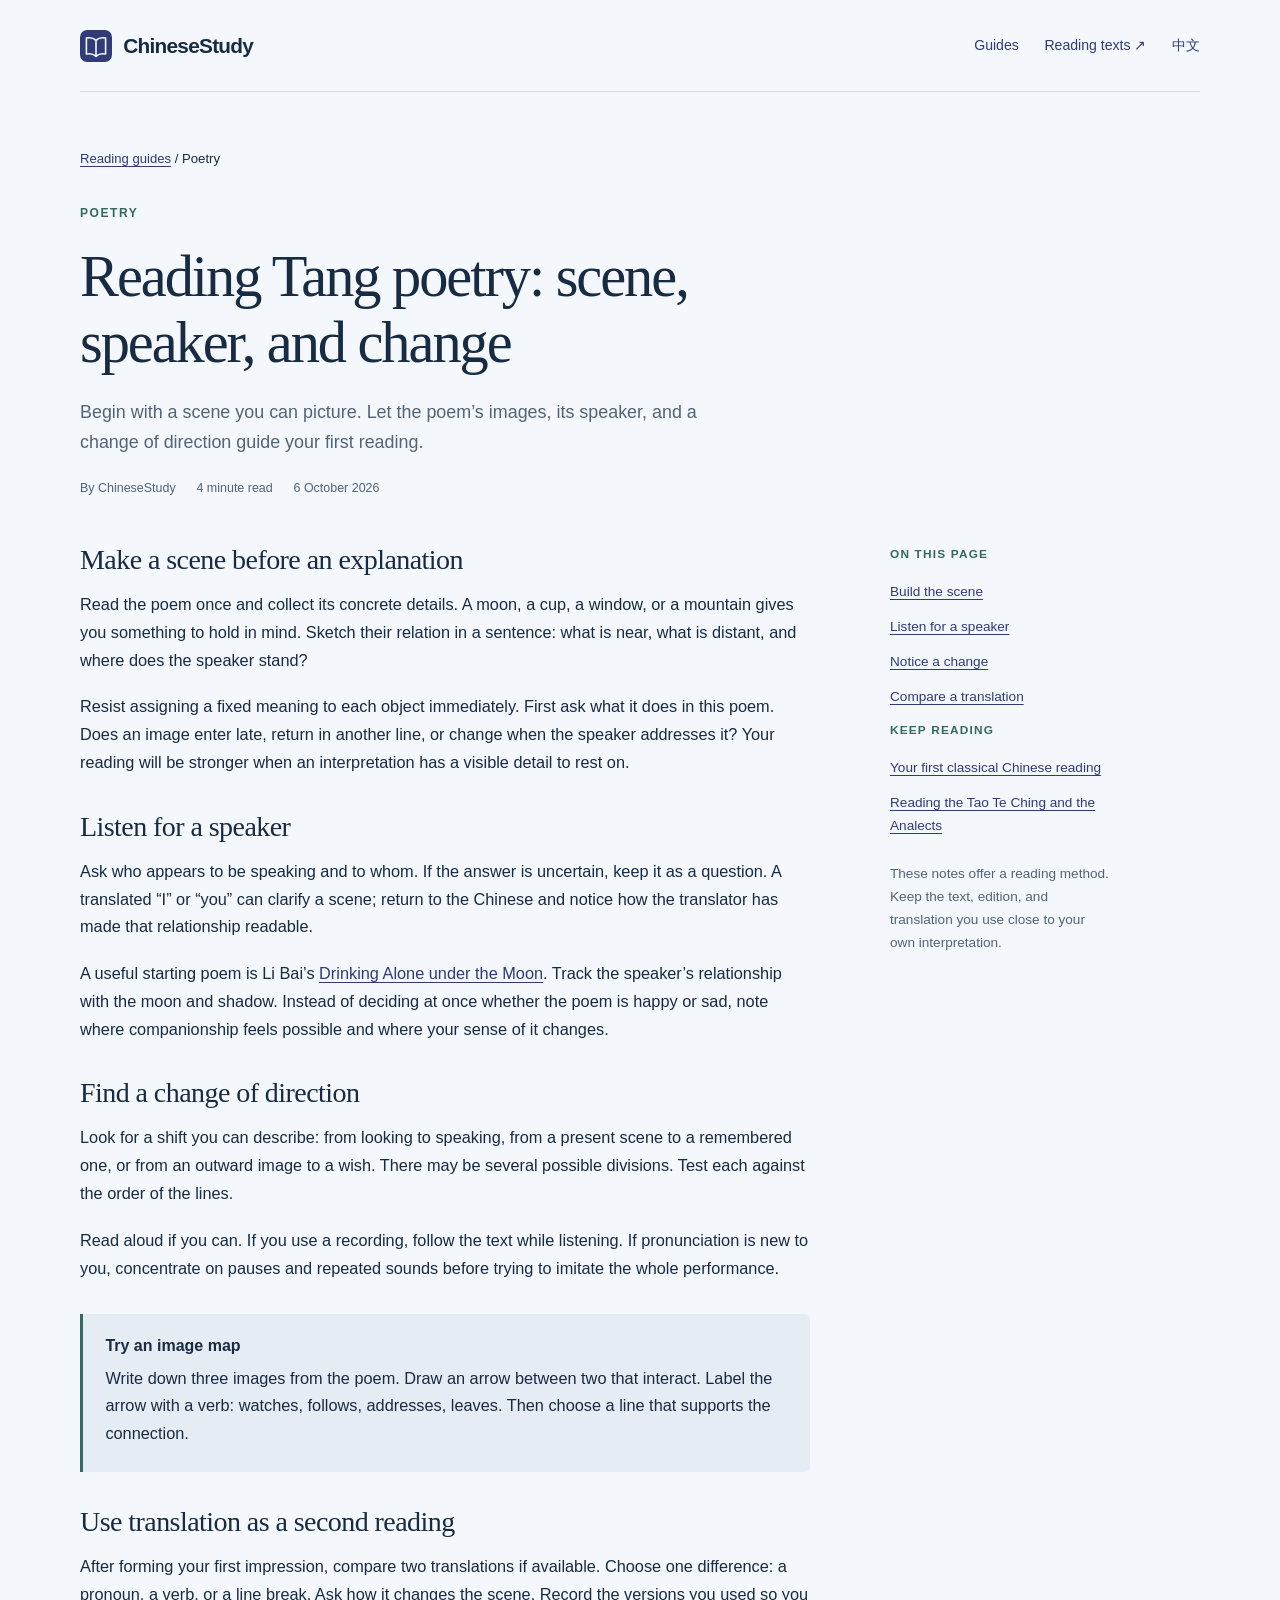
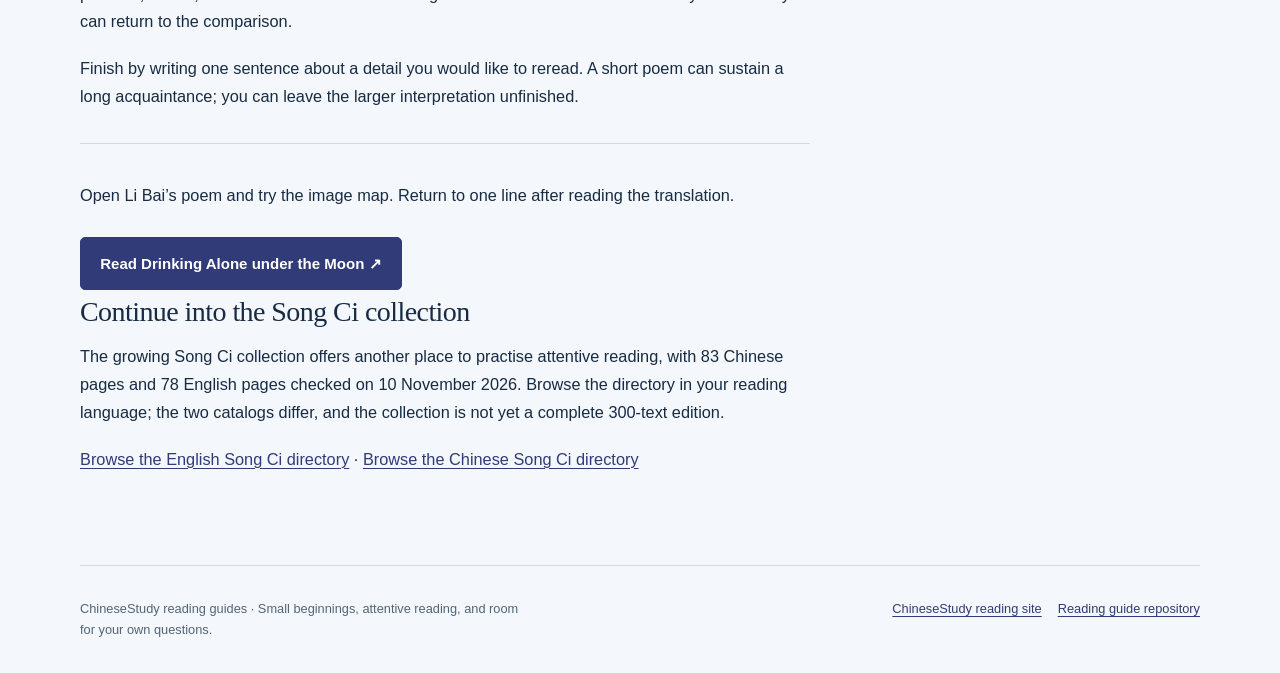
<file: guides/reading-tang-poetry/index.html>
<!doctype html>
<html lang="en"><head><meta charset="utf-8"><meta name="viewport" content="width=device-width, initial-scale=1">
<title>Reading Tang poetry: scene, speaker, and change | ChineseStudy</title><meta name="description" content="An original Tang poetry reading guide: follow concrete images, identify the speaker, and notice a change of direction before reading commentary.">
<link rel="canonical" href="https://chinesestudyorg.github.io/guides/reading-tang-poetry/">
<meta property="og:type" content="article"><meta property="og:title" content="Reading Tang poetry: scene, speaker, and change | ChineseStudy"><meta property="og:description" content="An original Tang poetry reading guide: follow concrete images, identify the speaker, and notice a change of direction before reading commentary."><meta property="og:url" content="https://chinesestudyorg.github.io/guides/reading-tang-poetry/"><meta property="og:site_name" content="ChineseStudy reading guides"><meta property="og:locale" content="en_US">
<meta property="og:image" content="https://chinesestudyorg.github.io/assets/social-card.png"><meta property="og:image:width" content="1200"><meta property="og:image:height" content="630"><meta property="og:image:alt" content="ChineseStudy reading guides: Read Chinese classics, one passage at a time."><meta name="twitter:card" content="summary_large_image"><meta name="twitter:image" content="https://chinesestudyorg.github.io/assets/social-card.png"><meta name="theme-color" content="#303b78"><link rel="icon" href="/assets/favicon.svg" type="image/svg+xml"><link rel="stylesheet" href="/assets/style.css">
<script type="application/ld+json">{"@context": "https://schema.org", "@type": "Article", "name": "Reading Tang poetry: scene, speaker, and change | ChineseStudy", "description": "An original Tang poetry reading guide: follow concrete images, identify the speaker, and notice a change of direction before reading commentary.", "url": "https://chinesestudyorg.github.io/guides/reading-tang-poetry/", "inLanguage": "en", "isPartOf": {"@type": "WebSite", "name": "ChineseStudy reading guides", "url": "https://chinesestudyorg.github.io/"}, "headline": "Reading Tang poetry: scene, speaker, and change", "author": {"@type": "Organization", "name": "ChineseStudy", "url": "https://chinesestudy.org/"}, "datePublished": "2026-10-06", "mainEntityOfPage": "https://chinesestudyorg.github.io/guides/reading-tang-poetry/"}</script></head><body><a class="skip" href="#main">Skip to content</a><div class="wrap"><header class="site-header"><a class="brand" href="/"><img class="brand-mark" src="/assets/favicon.svg" alt="" width="32" height="32">ChineseStudy</a><nav class="nav" aria-label="Main navigation"><a href="/#guides">Guides</a><a href="https://chinesestudy.org/">Reading texts <span aria-hidden="true">↗</span></a><a href="/zh/" lang="zh-Hans">中文</a></nav></header><main id="main"><div class="article-top"><div class="breadcrumb"><a href="/">Reading guides</a> <span aria-hidden="true"> / </span> Poetry</div><p class="eyebrow">Poetry</p><h1>Reading Tang poetry: scene, speaker, and change</h1><p class="article-deck">Begin with a scene you can picture. Let the poem’s images, its speaker, and a change of direction guide your first reading.</p><div class="article-meta"><span>By ChineseStudy</span><span>4 minute read</span><time datetime="2026-10-06">6 October 2026</time></div></div><div class="article-layout"><article class="article-body" aria-label="Reading guide"><h2 id="scene">Make a scene before an explanation</h2><p>Read the poem once and collect its concrete details. A moon, a cup, a window, or a mountain gives you something to hold in mind. Sketch their relation in a sentence: what is near, what is distant, and where does the speaker stand?</p><p>Resist assigning a fixed meaning to each object immediately. First ask what it does in this poem. Does an image enter late, return in another line, or change when the speaker addresses it? Your reading will be stronger when an interpretation has a visible detail to rest on.</p><h2 id="speaker">Listen for a speaker</h2><p>Ask who appears to be speaking and to whom. If the answer is uncertain, keep it as a question. A translated “I” or “you” can clarify a scene; return to the Chinese and notice how the translator has made that relationship readable.</p><p>A useful starting poem is Li Bai’s <a href="https://chinesestudy.org/en/books/tangshi-sanbai/004-yue-xia-du-zhuo/">Drinking Alone under the Moon</a>. Track the speaker’s relationship with the moon and shadow. Instead of deciding at once whether the poem is happy or sad, note where companionship feels possible and where your sense of it changes.</p><h2 id="change">Find a change of direction</h2><p>Look for a shift you can describe: from looking to speaking, from a present scene to a remembered one, or from an outward image to a wish. There may be several possible divisions. Test each against the order of the lines.</p><p>Read aloud if you can. If you use a recording, follow the text while listening. If pronunciation is new to you, concentrate on pauses and repeated sounds before trying to imitate the whole performance.</p><aside class="practice" aria-labelledby="exercise"><h2 id="exercise">Try an image map</h2><p>Write down three images from the poem. Draw an arrow between two that interact. Label the arrow with a verb: watches, follows, addresses, leaves. Then choose a line that supports the connection.</p></aside><h2 id="translation">Use translation as a second reading</h2><p>After forming your first impression, compare two translations if available. Choose one difference: a pronoun, a verb, or a line break. Ask how it changes the scene. Record the versions you used so you can return to the comparison.</p><p>Finish by writing one sentence about a detail you would like to reread. A short poem can sustain a long acquaintance; you can leave the larger interpretation unfinished.</p><div class="reading-next"><p>Open Li Bai’s poem and try the image map. Return to one line after reading the translation.</p><a class="button" href="https://chinesestudy.org/en/books/tangshi-sanbai/004-yue-xia-du-zhuo/?utm_source=github_pages&amp;utm_medium=referral&amp;utm_campaign=reading_guides&amp;utm_content=reading-tang-poetry">Read Drinking Alone under the Moon <span aria-hidden="true">&nbsp;↗</span></a></div><section aria-labelledby="song-ci-title"><h2 id="song-ci-title">Continue into the Song Ci collection</h2><p>The growing Song Ci collection offers another place to practise attentive reading, with 83 Chinese pages and 78 English pages checked on 10 November 2026. Browse the directory in your reading language; the two catalogs differ, and the collection is not yet a complete 300-text edition.</p><p><a href="https://chinesestudy.org/en/books/songci-sanbai/">Browse the English Song Ci directory</a> · <a href="https://chinesestudy.org/zh-hans/books/songci-sanbai/">Browse the Chinese Song Ci directory</a></p></section></article><aside class="article-aside" aria-label="Guide navigation"><p class="aside-title">On this page</p><nav aria-label="Contents"><a href="#scene">Build the scene</a><a href="#speaker">Listen for a speaker</a><a href="#change">Notice a change</a><a href="#translation">Compare a translation</a></nav><p class="aside-title">Keep reading</p><nav aria-label="Related guides"><a href="/guides/first-classical-chinese-reading/">Your first classical Chinese reading</a><a href="/guides/tao-te-ching-and-analects/">Reading the Tao Te Ching and the Analects</a></nav><p>These notes offer a reading method. Keep the text, edition, and translation you use close to your own interpretation.</p></aside></div></main><footer class="site-footer"><p>ChineseStudy reading guides · Small beginnings, attentive reading, and room for your own questions.</p><div class="footer-links"><a href="https://chinesestudy.org/">ChineseStudy reading site</a><a href="https://github.com/chinesestudyorg/chinesestudy-guide">Reading guide repository</a></div></footer></div></body></html>
</file>
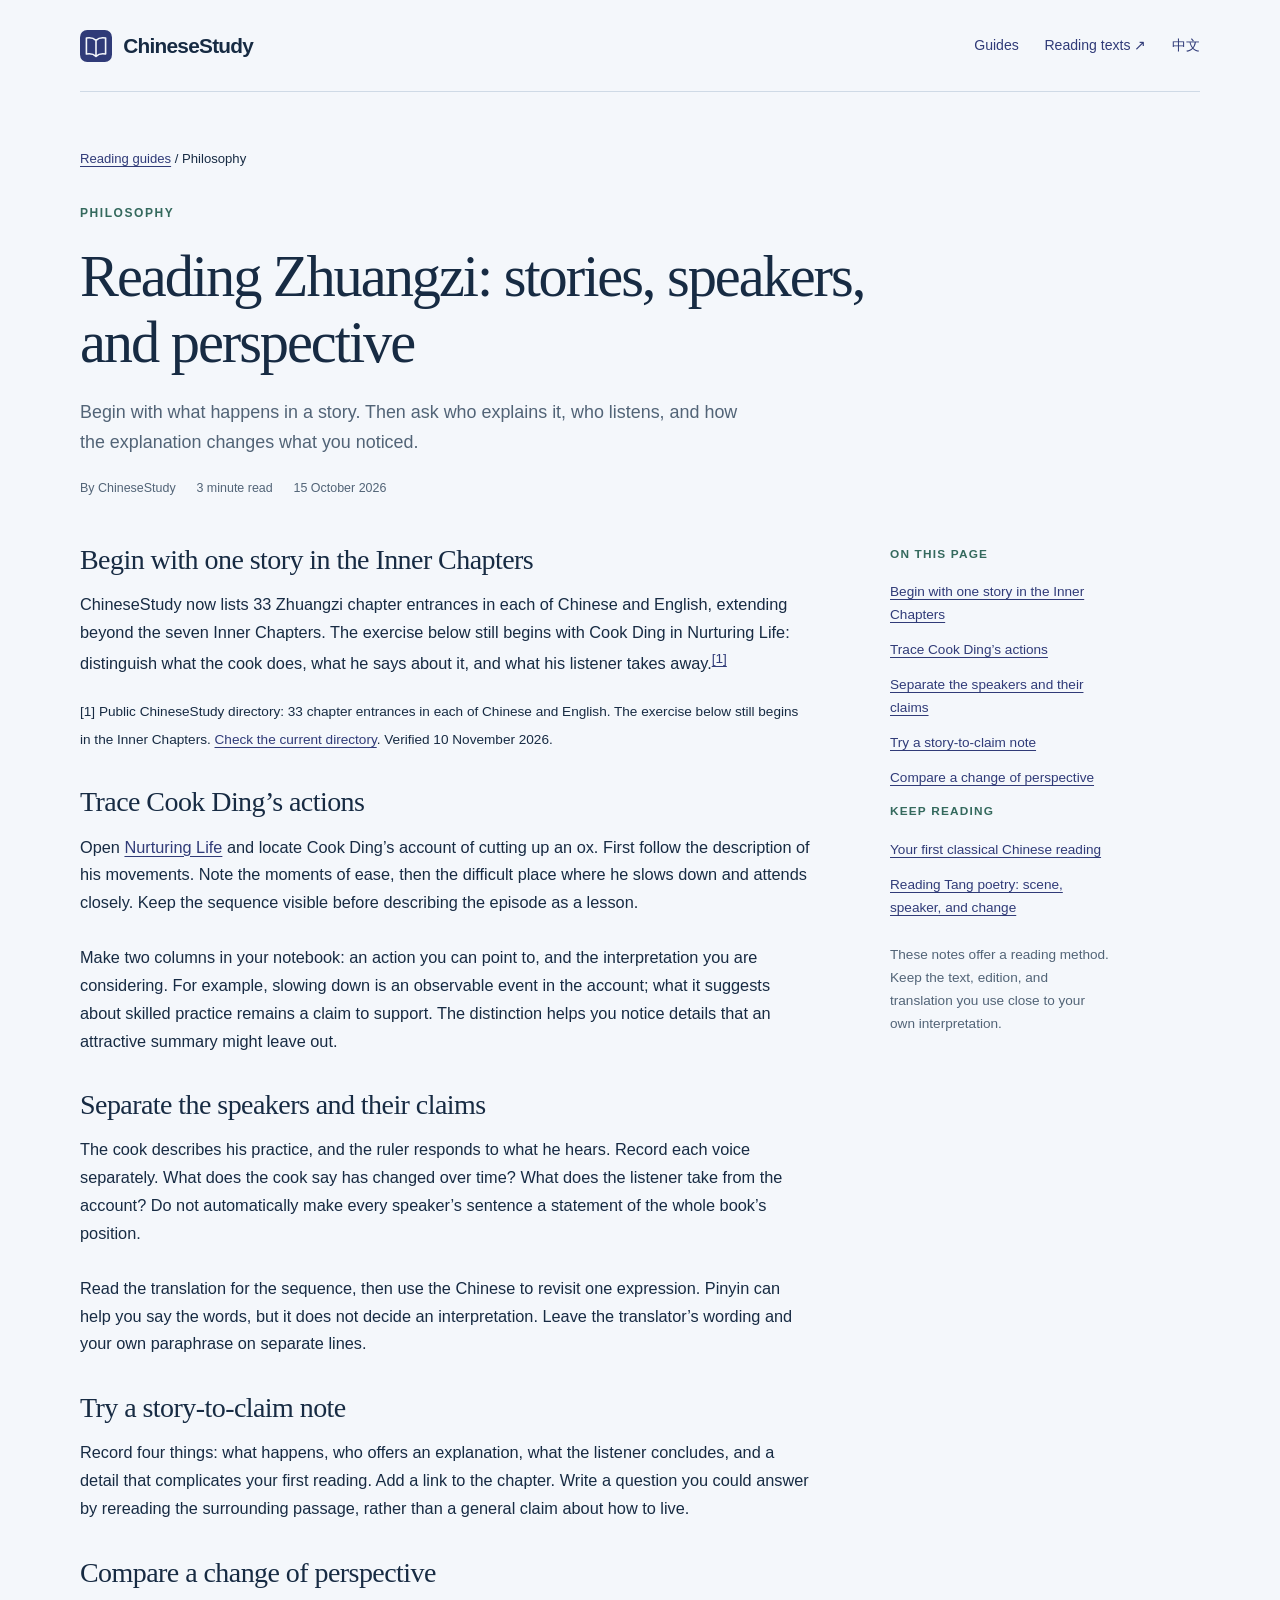
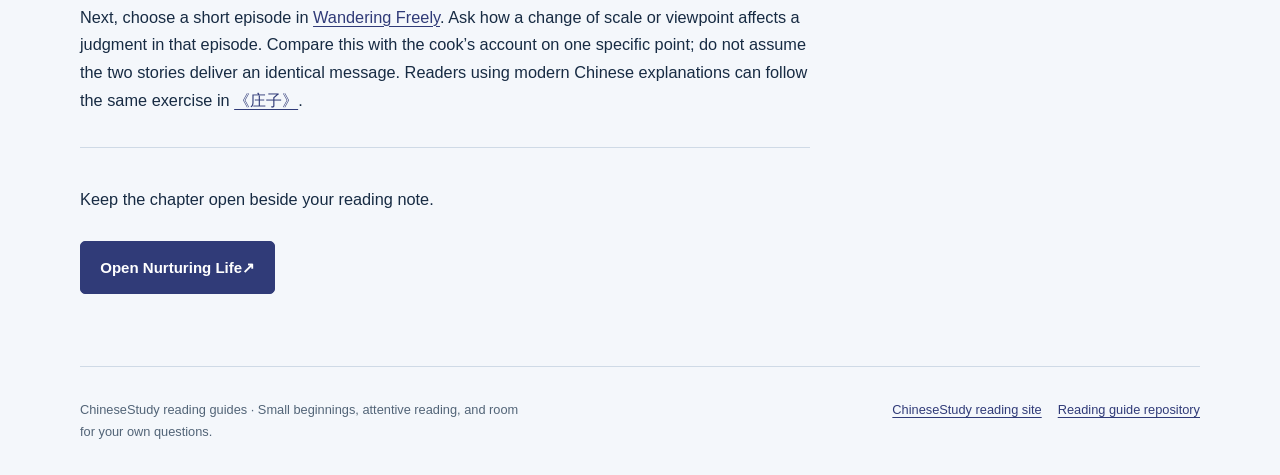
<file: guides/reading-zhuangzi/index.html>
<!doctype html>
<html lang="en"><head><meta charset="utf-8"><meta name="viewport" content="width=device-width, initial-scale=1">
<title>Reading Zhuangzi: stories, speakers, and perspective | ChineseStudy</title><meta name="description" content="A practical guide to the Zhuangzi Inner Chapters. Start with Cook Ding in Nurturing Life and distinguish action, explanation, and a listener’s response.">
<link rel="canonical" href="https://chinesestudyorg.github.io/guides/reading-zhuangzi/">
<meta property="og:type" content="article"><meta property="og:title" content="Reading Zhuangzi: stories, speakers, and perspective | ChineseStudy"><meta property="og:description" content="A practical guide to the Zhuangzi Inner Chapters. Start with Cook Ding in Nurturing Life and distinguish action, explanation, and a listener’s response."><meta property="og:url" content="https://chinesestudyorg.github.io/guides/reading-zhuangzi/"><meta property="og:site_name" content="ChineseStudy reading guides"><meta property="og:locale" content="en_US">
<meta property="og:image" content="https://chinesestudyorg.github.io/assets/social-card.png"><meta property="og:image:width" content="1200"><meta property="og:image:height" content="630"><meta property="og:image:alt" content="ChineseStudy reading guides: Read Chinese classics, one passage at a time."><meta name="twitter:card" content="summary_large_image"><meta name="twitter:image" content="https://chinesestudyorg.github.io/assets/social-card.png"><meta name="theme-color" content="#303b78"><link rel="icon" href="/assets/favicon.svg" type="image/svg+xml"><link rel="stylesheet" href="/assets/style.css">
<script type="application/ld+json">{"@context": "https://schema.org", "@type": "Article", "name": "Reading Zhuangzi: stories, speakers, and perspective", "headline": "Reading Zhuangzi: stories, speakers, and perspective", "description": "A practical guide to the Zhuangzi Inner Chapters. Start with Cook Ding in Nurturing Life and distinguish action, explanation, and a listener’s response.", "url": "https://chinesestudyorg.github.io/guides/reading-zhuangzi/", "inLanguage": "en", "isPartOf": {"@type": "WebSite", "name": "ChineseStudy reading guides", "url": "https://chinesestudyorg.github.io/"}, "author": {"@type": "Organization", "name": "ChineseStudy", "url": "https://chinesestudy.org/"}, "datePublished": "2026-10-15", "dateModified": "2026-11-10", "mainEntityOfPage": "https://chinesestudyorg.github.io/guides/reading-zhuangzi/"}</script></head><body><a class="skip" href="#main">Skip to content</a><div class="wrap"><header class="site-header"><a class="brand" href="/"><img class="brand-mark" src="/assets/favicon.svg" alt="" width="32" height="32">ChineseStudy</a><nav class="nav" aria-label="Main navigation"><a href="/#guides">Guides</a><a href="https://chinesestudy.org/">Reading texts <span aria-hidden="true">↗</span></a><a href="/zh/" lang="zh-Hans">中文</a></nav></header><main id="main"><div class="article-top"><div class="breadcrumb"><a href="/">Reading guides</a> <span aria-hidden="true"> / </span> Philosophy</div><p class="eyebrow">Philosophy</p><h1>Reading Zhuangzi: stories, speakers, and perspective</h1><p class="article-deck">Begin with what happens in a story. Then ask who explains it, who listens, and how the explanation changes what you noticed.</p><div class="article-meta"><span>By ChineseStudy</span><span>3 minute read</span><time datetime="2026-10-15">15 October 2026</time></div></div><div class="article-layout"><article class="article-body" aria-label="Reading guide"><h2 id="scope">Begin with one story in the Inner Chapters</h2><p>ChineseStudy now lists 33 Zhuangzi chapter entrances in each of Chinese and English, extending beyond the seven Inner Chapters. The exercise below still begins with Cook Ding in Nurturing Life: distinguish what the cook does, what he says about it, and what his listener takes away.<sup><a href="#scope-checked-note">[1]</a></sup></p><p id="scope-checked-note" class="scope-note"><small>[1] Public ChineseStudy directory: 33 chapter entrances in each of Chinese and English. The exercise below still begins in the Inner Chapters. <a href="https://chinesestudy.org/en/books/zhuangzi/">Check the current directory</a>. Verified 10 November 2026.</small></p><h2 id="action">Trace Cook Ding’s actions</h2><p>Open <a href="https://chinesestudy.org/en/books/zhuangzi/03-yang-sheng-zhu/">Nurturing Life</a> and locate Cook Ding’s account of cutting up an ox. First follow the description of his movements. Note the moments of ease, then the difficult place where he slows down and attends closely. Keep the sequence visible before describing the episode as a lesson.<br><br>Make two columns in your notebook: an action you can point to, and the interpretation you are considering. For example, slowing down is an observable event in the account; what it suggests about skilled practice remains a claim to support. The distinction helps you notice details that an attractive summary might leave out.</p><h2 id="speakers">Separate the speakers and their claims</h2><p>The cook describes his practice, and the ruler responds to what he hears. Record each voice separately. What does the cook say has changed over time? What does the listener take from the account? Do not automatically make every speaker’s sentence a statement of the whole book’s position.<br><br>Read the translation for the sequence, then use the Chinese to revisit one expression. Pinyin can help you say the words, but it does not decide an interpretation. Leave the translator’s wording and your own paraphrase on separate lines.</p><h2 id="practice">Try a story-to-claim note</h2><p>Record four things: what happens, who offers an explanation, what the listener concludes, and a detail that complicates your first reading. Add a link to the chapter. Write a question you could answer by rereading the surrounding passage, rather than a general claim about how to live.</p><h2 id="continue">Compare a change of perspective</h2><p>Next, choose a short episode in <a href="https://chinesestudy.org/en/books/zhuangzi/01-xiao-yao-you/">Wandering Freely</a>. Ask how a change of scale or viewpoint affects a judgment in that episode. Compare this with the cook’s account on one specific point; do not assume the two stories deliver an identical message. Readers using modern Chinese explanations can follow the same exercise in <a href="https://chinesestudy.org/zh-hans/books/zhuangzi/">《庄子》</a>.</p><div class="reading-next"><p>Keep the chapter open beside your reading note.</p><a class="button" href="https://chinesestudy.org/en/books/zhuangzi/03-yang-sheng-zhu/?utm_source=github_pages&amp;utm_medium=referral&amp;utm_campaign=reading_guides&amp;utm_content=reading-zhuangzi">Open Nurturing Life <span aria-hidden="true">↗</span></a></div></article><aside class="article-aside" aria-label="Guide navigation"><p class="aside-title">On this page</p><nav aria-label="Contents"><a href="#scope">Begin with one story in the Inner Chapters</a><a href="#action">Trace Cook Ding’s actions</a><a href="#speakers">Separate the speakers and their claims</a><a href="#practice">Try a story-to-claim note</a><a href="#continue">Compare a change of perspective</a></nav><p class="aside-title">Keep reading</p><nav aria-label="Related guides"><a href="/guides/first-classical-chinese-reading/">Your first classical Chinese reading</a><a href="/guides/reading-tang-poetry/">Reading Tang poetry: scene, speaker, and change</a></nav><p>These notes offer a reading method. Keep the text, edition, and translation you use close to your own interpretation.</p></aside></div></main><footer class="site-footer"><p>ChineseStudy reading guides · Small beginnings, attentive reading, and room for your own questions.</p><div class="footer-links"><a href="https://chinesestudy.org/">ChineseStudy reading site</a><a href="https://github.com/chinesestudyorg/chinesestudy-guide">Reading guide repository</a></div></footer></div></body></html>
</file>
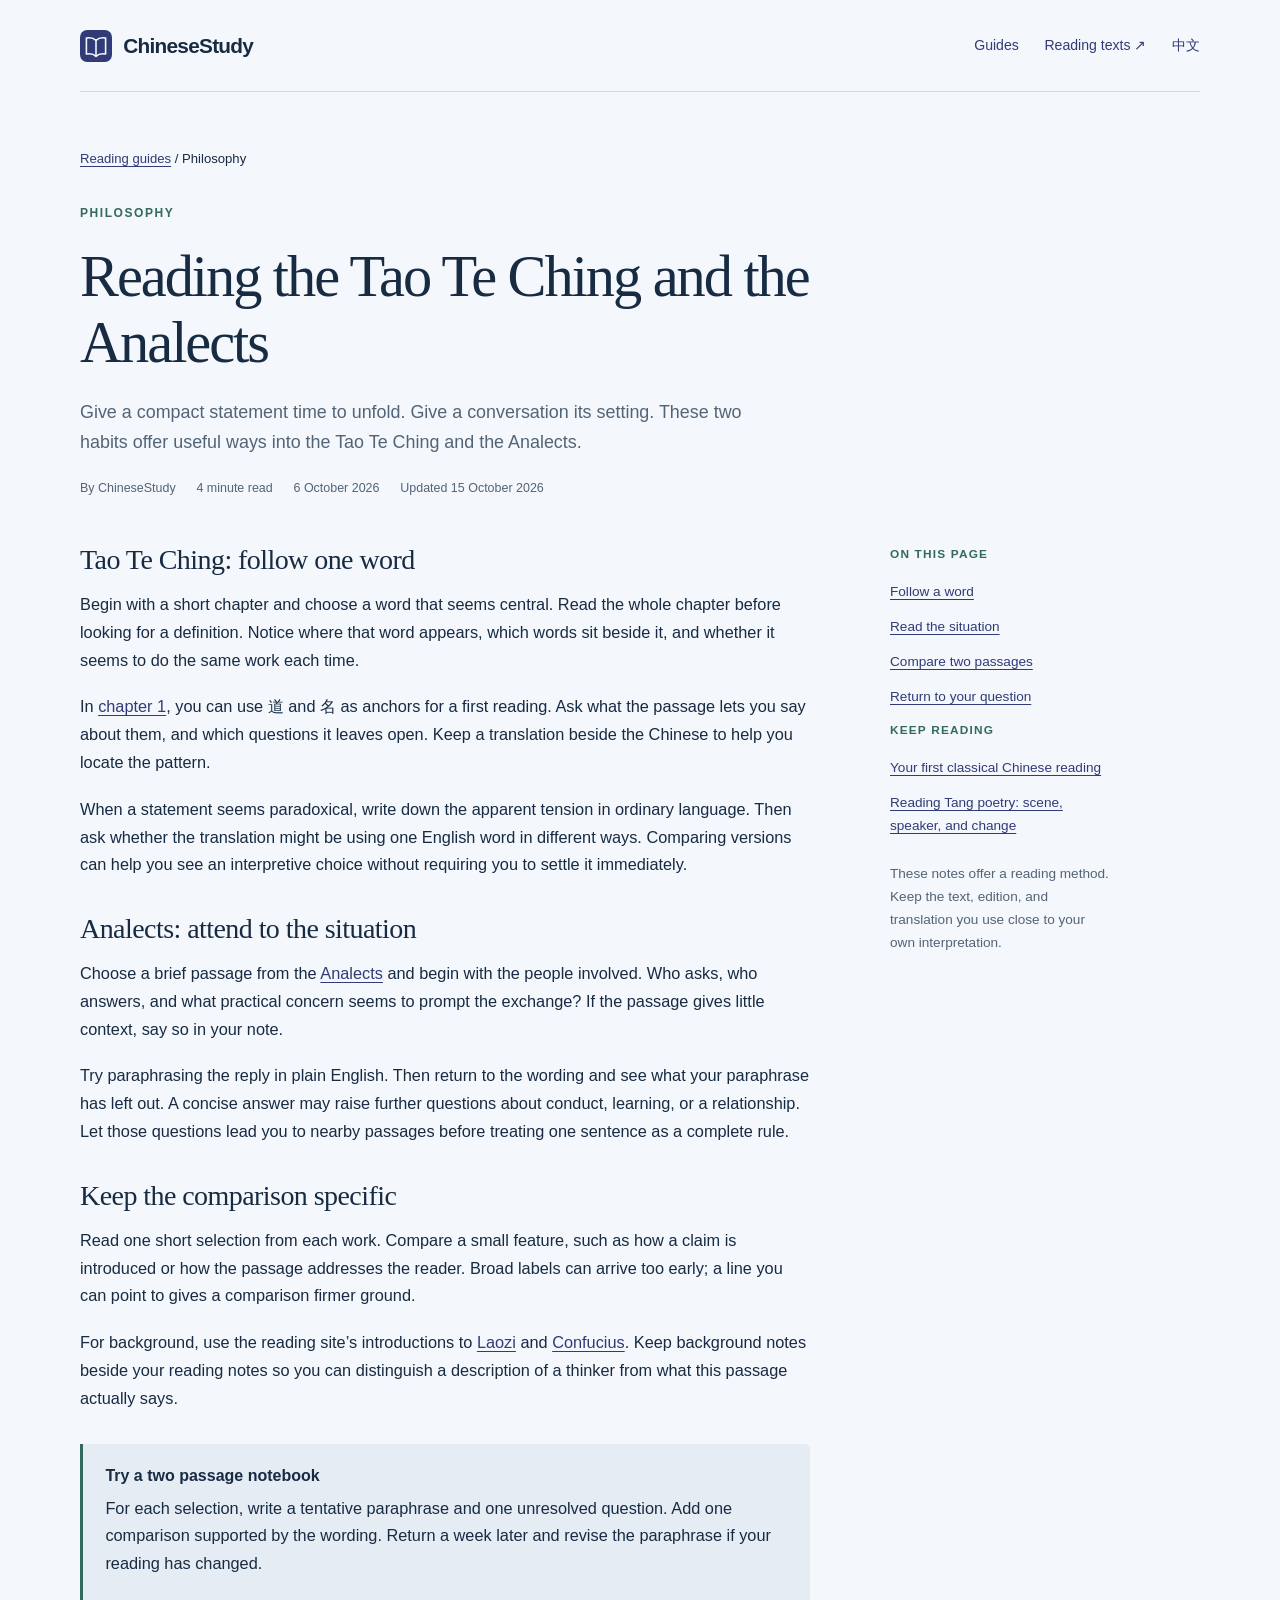
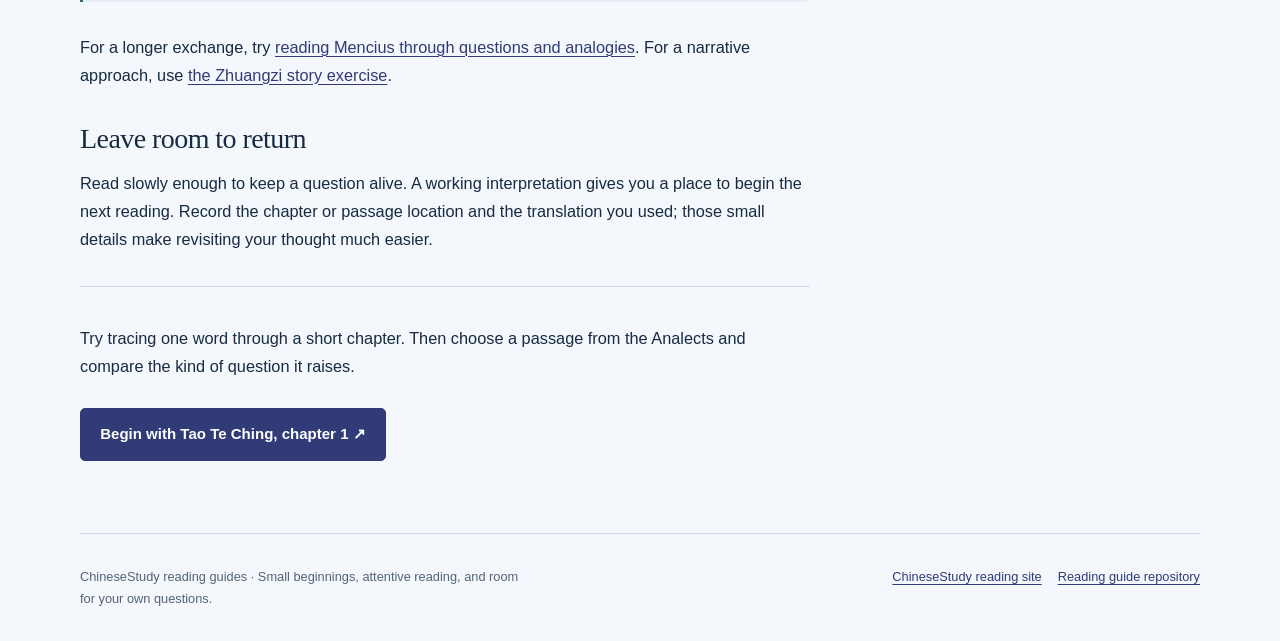
<file: guides/tao-te-ching-and-analects/index.html>
<!doctype html>
<html lang="en"><head><meta charset="utf-8"><meta name="viewport" content="width=device-width, initial-scale=1">
<title>Reading the Tao Te Ching and the Analects | ChineseStudy</title><meta name="description" content="Two practical approaches to Chinese philosophy: trace a word through a short Tao Te Ching chapter and read an Analects passage with attention to its situation.">
<link rel="canonical" href="https://chinesestudyorg.github.io/guides/tao-te-ching-and-analects/">
<meta property="og:type" content="article"><meta property="og:title" content="Reading the Tao Te Ching and the Analects | ChineseStudy"><meta property="og:description" content="Two practical approaches to Chinese philosophy: trace a word through a short Tao Te Ching chapter and read an Analects passage with attention to its situation."><meta property="og:url" content="https://chinesestudyorg.github.io/guides/tao-te-ching-and-analects/"><meta property="og:site_name" content="ChineseStudy reading guides"><meta property="og:locale" content="en_US">
<meta property="og:image" content="https://chinesestudyorg.github.io/assets/social-card.png"><meta property="og:image:width" content="1200"><meta property="og:image:height" content="630"><meta property="og:image:alt" content="ChineseStudy reading guides: Read Chinese classics, one passage at a time."><meta name="twitter:card" content="summary_large_image"><meta name="twitter:image" content="https://chinesestudyorg.github.io/assets/social-card.png"><meta name="theme-color" content="#303b78"><link rel="icon" href="/assets/favicon.svg" type="image/svg+xml"><link rel="stylesheet" href="/assets/style.css">
<script type="application/ld+json">{"@context": "https://schema.org", "@type": "Article", "name": "Reading the Tao Te Ching and the Analects | ChineseStudy", "description": "Two practical approaches to Chinese philosophy: trace a word through a short Tao Te Ching chapter and read an Analects passage with attention to its situation.", "url": "https://chinesestudyorg.github.io/guides/tao-te-ching-and-analects/", "inLanguage": "en", "isPartOf": {"@type": "WebSite", "name": "ChineseStudy reading guides", "url": "https://chinesestudyorg.github.io/"}, "headline": "Reading the Tao Te Ching and the Analects", "author": {"@type": "Organization", "name": "ChineseStudy", "url": "https://chinesestudy.org/"}, "datePublished": "2026-10-06", "dateModified": "2026-10-15", "mainEntityOfPage": "https://chinesestudyorg.github.io/guides/tao-te-ching-and-analects/"}</script></head><body><a class="skip" href="#main">Skip to content</a><div class="wrap"><header class="site-header"><a class="brand" href="/"><img class="brand-mark" src="/assets/favicon.svg" alt="" width="32" height="32">ChineseStudy</a><nav class="nav" aria-label="Main navigation"><a href="/#guides">Guides</a><a href="https://chinesestudy.org/">Reading texts <span aria-hidden="true">↗</span></a><a href="/zh/" lang="zh-Hans">中文</a></nav></header><main id="main"><div class="article-top"><div class="breadcrumb"><a href="/">Reading guides</a> <span aria-hidden="true"> / </span> Philosophy</div><p class="eyebrow">Philosophy</p><h1>Reading the Tao Te Ching and the Analects</h1><p class="article-deck">Give a compact statement time to unfold. Give a conversation its setting. These two habits offer useful ways into the Tao Te Ching and the Analects.</p><div class="article-meta"><span>By ChineseStudy</span><span>4 minute read</span><time datetime="2026-10-06">6 October 2026</time><span>Updated 15 October 2026</span></div></div><div class="article-layout"><article class="article-body" aria-label="Reading guide"><h2 id="tao">Tao Te Ching: follow one word</h2><p>Begin with a short chapter and choose a word that seems central. Read the whole chapter before looking for a definition. Notice where that word appears, which words sit beside it, and whether it seems to do the same work each time.</p><p>In <a href="https://chinesestudy.org/en/books/dao-de-jing/01/">chapter 1</a>, you can use <span lang="zh-Hans" class="chinese">道</span> and <span lang="zh-Hans" class="chinese">名</span> as anchors for a first reading. Ask what the passage lets you say about them, and which questions it leaves open. Keep a translation beside the Chinese to help you locate the pattern.</p><p>When a statement seems paradoxical, write down the apparent tension in ordinary language. Then ask whether the translation might be using one English word in different ways. Comparing versions can help you see an interpretive choice without requiring you to settle it immediately.</p><h2 id="analects">Analects: attend to the situation</h2><p>Choose a brief passage from the <a href="https://chinesestudy.org/en/books/lunyu/">Analects</a> and begin with the people involved. Who asks, who answers, and what practical concern seems to prompt the exchange? If the passage gives little context, say so in your note.</p><p>Try paraphrasing the reply in plain English. Then return to the wording and see what your paraphrase has left out. A concise answer may raise further questions about conduct, learning, or a relationship. Let those questions lead you to nearby passages before treating one sentence as a complete rule.</p><h2 id="compare">Keep the comparison specific</h2><p>Read one short selection from each work. Compare a small feature, such as how a claim is introduced or how the passage addresses the reader. Broad labels can arrive too early; a line you can point to gives a comparison firmer ground.</p><p>For background, use the reading site’s introductions to <a href="https://chinesestudy.org/en/figures/laozi/">Laozi</a> and <a href="https://chinesestudy.org/en/figures/confucius/">Confucius</a>. Keep background notes beside your reading notes so you can distinguish a description of a thinker from what this passage actually says.</p><aside class="practice" aria-labelledby="exercise"><h2 id="exercise">Try a two passage notebook</h2><p>For each selection, write a tentative paraphrase and one unresolved question. Add one comparison supported by the wording. Return a week later and revise the paraphrase if your reading has changed.</p></aside><p>For a longer exchange, try <a href="/guides/reading-mencius/">reading Mencius through questions and analogies</a>. For a narrative approach, use <a href="/guides/reading-zhuangzi/">the Zhuangzi story exercise</a>.</p><h2 id="return">Leave room to return</h2><p>Read slowly enough to keep a question alive. A working interpretation gives you a place to begin the next reading. Record the chapter or passage location and the translation you used; those small details make revisiting your thought much easier.</p><div class="reading-next"><p>Try tracing one word through a short chapter. Then choose a passage from the Analects and compare the kind of question it raises.</p><a class="button" href="https://chinesestudy.org/en/books/dao-de-jing/01/?utm_source=github_pages&amp;utm_medium=referral&amp;utm_campaign=reading_guides&amp;utm_content=tao-te-ching-and-analects">Begin with Tao Te Ching, chapter 1 <span aria-hidden="true">&nbsp;↗</span></a></div></article><aside class="article-aside" aria-label="Guide navigation"><p class="aside-title">On this page</p><nav aria-label="Contents"><a href="#tao">Follow a word</a><a href="#analects">Read the situation</a><a href="#compare">Compare two passages</a><a href="#return">Return to your question</a></nav><p class="aside-title">Keep reading</p><nav aria-label="Related guides"><a href="/guides/first-classical-chinese-reading/">Your first classical Chinese reading</a><a href="/guides/reading-tang-poetry/">Reading Tang poetry: scene, speaker, and change</a></nav><p>These notes offer a reading method. Keep the text, edition, and translation you use close to your own interpretation.</p></aside></div></main><footer class="site-footer"><p>ChineseStudy reading guides · Small beginnings, attentive reading, and room for your own questions.</p><div class="footer-links"><a href="https://chinesestudy.org/">ChineseStudy reading site</a><a href="https://github.com/chinesestudyorg/chinesestudy-guide">Reading guide repository</a></div></footer></div></body></html>
</file>
<file: assets/style.css>
:root{--paper:#f4f7fb;--surface:#fff;--ink:#172b43;--indigo:#303b78;--jade:#34695d;--muted:#526477;--line:#cfdae6;--wash:#e6ecf4;--display:Georgia,'Times New Roman',serif;--chinese:'Songti SC','STSong','Noto Serif CJK SC',serif;--body:-apple-system,BlinkMacSystemFont,'Segoe UI',sans-serif}
*{box-sizing:border-box}html{scroll-behavior:smooth;scroll-padding-top:2rem}body{margin:0;background:var(--paper);color:var(--ink);font-family:var(--body);line-height:1.7;-webkit-font-smoothing:antialiased}a{color:var(--indigo);text-underline-offset:.2em;text-decoration-thickness:1px}a:hover{color:var(--jade)}a:focus-visible{outline:3px solid var(--jade);outline-offset:5px;border-radius:2px}button:focus-visible{outline:3px solid var(--jade);outline-offset:4px}::selection{background:#c8dfd7;color:var(--ink)}.skip{position:absolute;left:1rem;top:-6rem;z-index:10;background:var(--ink);color:#fff;padding:.65rem 1rem}.skip:focus{top:1rem}.wrap{width:min(1120px,calc(100% - 64px));margin-inline:auto}.site-header{display:flex;align-items:center;justify-content:space-between;gap:2rem;padding-block:1.75rem;border-bottom:1px solid var(--line)}.brand{display:flex;gap:.7rem;align-items:center;text-decoration:none;color:var(--ink);font-weight:700;letter-spacing:-.035em;font-size:1.3rem}.brand-mark{height:32px;width:32px}.nav{display:flex;align-items:center;gap:1.6rem;font-size:.88rem}.nav a{text-decoration:none}.nav a[aria-current=page]{text-decoration:underline}.eyebrow{color:var(--jade);font-size:.75rem;font-weight:700;letter-spacing:.13em;text-transform:uppercase;margin:0 0 1.3rem}.hero{display:grid;grid-template-columns:minmax(0,1fr) 310px;gap:3rem;align-items:center;padding-block:5.5rem 5rem}.hero h1{font-family:var(--display);font-weight:400;font-size:clamp(2.7rem,5.1vw,4.4rem);line-height:1.08;letter-spacing:-.045em;max-width:740px;margin:0 0 1.6rem}.hero-intro{font-size:1.1rem;max-width:570px;color:var(--muted);margin:0 0 2rem}.hero-actions{display:flex;flex-wrap:wrap;align-items:center;gap:1.5rem}.button{display:inline-flex;align-items:center;justify-content:center;padding:.8rem 1.2rem;border-radius:5px;background:var(--indigo);color:#fff;text-decoration:none;font-size:.94rem;font-weight:600;border:1px solid var(--indigo)}.button:hover{background:var(--ink);color:#fff}.text-link{font-size:.92rem}.reading-glyph{margin:0;text-align:center;border-inline-start:1px solid var(--line);padding-inline-start:2.5rem}.reading-glyph .han{display:block;font-family:var(--chinese);font-size:15rem;line-height:1.08;color:var(--indigo);font-weight:400}.reading-glyph figcaption{font-size:.8rem;letter-spacing:.08em;color:var(--muted);margin-top:.75rem}.reading-glyph .gloss{font-family:var(--display);font-style:italic;font-size:1.2rem;letter-spacing:0;color:var(--jade)}.section{padding-block:3rem 4rem;border-top:1px solid var(--line)}.section-heading{display:flex;align-items:baseline;justify-content:space-between;gap:2rem;margin-bottom:2rem}.section-heading h2,.small-heading{font-family:var(--display);font-weight:400;font-size:2rem;letter-spacing:-.025em;line-height:1.25;margin:0}.section-heading p{color:var(--muted);font-size:.92rem;margin:0}.guide-list{display:grid;grid-template-columns:1fr 1fr;gap:1.25rem}.guide-card{background:var(--surface);border:1px solid var(--line);border-radius:7px;padding:2rem;display:flex;flex-direction:column;align-items:start;transition:border-color .18s ease}.guide-card:hover{border-color:var(--indigo)}.guide-card.first{grid-row:span 2;background:var(--wash);padding:2.4rem;justify-content:center}.guide-card .category{font-size:.75rem;font-weight:700;color:var(--jade);margin:0 0 .75rem}.guide-card h3{font-family:var(--display);font-weight:400;font-size:1.65rem;letter-spacing:-.02em;line-height:1.25;margin:0 0 1rem;max-width:420px}.guide-card.first h3{font-size:2.25rem}.guide-card p{color:var(--muted);font-size:.96rem;margin:0 0 1.1rem;max-width:420px}.guide-card .card-link{font-size:.88rem;font-weight:600;margin-top:auto}.guide-card.first .card-link{margin-top:.7rem}.approach{display:grid;grid-template-columns:.8fr 1.4fr;gap:5rem}.approach p{margin:1rem 0;color:var(--muted)}.reading-steps{list-style:none;padding:0;margin:0;counter-reset:reading}.reading-steps li{counter-increment:reading;display:grid;grid-template-columns:2rem 1fr;gap:1rem;padding:.85rem 0;border-bottom:1px solid var(--line)}.reading-steps li:before{content:counter(reading);color:var(--jade);font-family:var(--display);font-size:1.4rem}.reading-steps strong{display:block;font-size:1rem}.reading-steps span{color:var(--muted);font-size:.9rem}.open-shelf{display:grid;grid-template-columns:1fr 1fr;gap:2rem}.open-shelf p{color:var(--muted);font-size:.96rem;margin:.9rem 0}.open-shelf a{font-size:.9rem}.site-footer{border-top:1px solid var(--line);padding-block:2rem;display:flex;align-items:flex-start;justify-content:space-between;gap:2rem;color:var(--muted);font-size:.8rem}.site-footer p{margin:0;max-width:440px}.footer-links{display:flex;flex-wrap:wrap;gap:1rem}.article-top{padding-block:3.5rem 2.4rem;max-width:850px}.breadcrumb{font-size:.82rem;margin-bottom:2rem}.article-top h1{font-family:var(--display);font-size:clamp(2.3rem,4.6vw,3.65rem);font-weight:400;line-height:1.13;letter-spacing:-.035em;margin:0 0 1.3rem;max-width:790px}.article-deck{font-size:1.12rem;color:var(--muted);max-width:680px;margin:0 0 1.3rem}.article-meta{font-size:.78rem;color:var(--muted);display:flex;flex-wrap:wrap;gap:.6rem 1.3rem}.article-layout{display:grid;grid-template-columns:minmax(0,730px) 220px;gap:5rem;padding-bottom:4.5rem}.article-body{font-size:1.02rem}.article-body h2{font-family:var(--display);font-weight:400;font-size:1.75rem;line-height:1.3;letter-spacing:-.02em;margin:2rem 0 .75rem}.article-body h2:first-child{margin-top:.25rem}.article-body p{margin:.8rem 0 1.2rem}.article-body ul,.article-body ol{padding-left:1.4rem}.article-body li{padding-left:.2rem;margin:.45rem 0}.article-body strong{font-weight:650}.practice{background:var(--wash);border-inline-start:3px solid var(--jade);padding:1.1rem 1.4rem;margin:2rem 0;border-radius:0 5px 5px 0}.practice h2{font-family:var(--body);font-size:1rem;font-weight:650;letter-spacing:0;margin:0 0 .5rem}.practice p{margin:.4rem 0}.reading-next{border-top:1px solid var(--line);padding-top:1.6rem;margin-top:2rem}.reading-next .button{margin-top:.5rem}.article-aside{padding-top:.35rem}.article-aside .aside-title{font-size:.74rem;text-transform:uppercase;font-weight:700;letter-spacing:.1em;color:var(--jade);margin:0 0 1rem}.article-aside a{display:block;margin:.75rem 0;font-size:.85rem}.article-aside p{color:var(--muted);font-size:.85rem;margin:1.5rem 0}.chinese{font-family:var(--chinese)}.zh .hero h1{font-family:var(--chinese);font-size:clamp(2.5rem,5vw,4.15rem);line-height:1.3;letter-spacing:0}.zh .hero-intro{line-height:1.9}.zh .guide-card h3{font-family:var(--chinese);letter-spacing:0}.zh .section-heading h2,.zh .small-heading{font-family:var(--chinese)}
@media(max-width:900px){.hero{grid-template-columns:1fr 220px;gap:2rem}.reading-glyph{padding-inline-start:1.5rem}.reading-glyph .han{font-size:11rem}.article-layout{grid-template-columns:minmax(0,1fr) 190px;gap:2.5rem}.approach{gap:2.5rem}.nav{gap:1.1rem}}
@media(max-width:650px){.wrap{width:calc(100% - 36px)}.site-header{align-items:flex-start;gap:1rem;padding-block:1.3rem;flex-wrap:wrap}.brand{font-size:1.15rem}.nav{gap:1.1rem;font-size:.83rem;min-height:32px;flex-wrap:wrap}.hero{grid-template-columns:1fr;padding-block:3rem 2.5rem;gap:1.8rem}.hero h1{font-size:2.85rem;max-width:500px}.hero-intro{font-size:1rem}.reading-glyph{border-inline-start:0;border-top:1px solid var(--line);padding:1rem 0 0;display:flex;align-items:center;gap:1rem;text-align:left}.reading-glyph .han{font-size:5rem;line-height:1}.reading-glyph figcaption{margin:0;font-size:.72rem}.reading-glyph .gloss{display:block;margin-top:.15rem;font-size:1.05rem}.section{padding-block:2.4rem}.section-heading{display:block;margin-bottom:1.5rem}.section-heading p{margin-top:.6rem}.guide-list{grid-template-columns:1fr}.guide-card,.guide-card.first{padding:1.5rem}.guide-card.first{grid-row:auto}.guide-card.first h3{font-size:1.9rem}.guide-card h3{font-size:1.65rem}.approach,.open-shelf{grid-template-columns:1fr;gap:1.6rem}.site-footer{flex-direction:column;gap:1rem}.article-top{padding-block:2.4rem 2rem}.article-top h1{font-size:2.6rem}.article-deck{font-size:1.04rem}.breadcrumb{margin-bottom:1.5rem}.article-layout{grid-template-columns:1fr;gap:2rem;padding-bottom:2.5rem}.article-aside{border-top:1px solid var(--line);padding-top:1.5rem}.article-body{font-size:1rem}.article-body h2{font-size:1.55rem}.hero-actions{gap:1rem}.practice{padding:1rem 1.2rem}.zh .hero h1{font-size:2.7rem}}
@media(prefers-reduced-motion:reduce){html{scroll-behavior:auto}.guide-card{transition:none}}
@media print{body{background:#fff;color:#000}.nav,.article-aside,.reading-glyph,.hero-actions,.site-footer{display:none}.wrap{width:100%;max-width:760px}.article-layout{display:block}.site-header{padding:.5rem 0}.article-top{padding:1.5rem 0}.practice{break-inside:avoid}.button{background:none;color:#000;border:1px solid #000}.article-body a{color:#000}}
</file>
